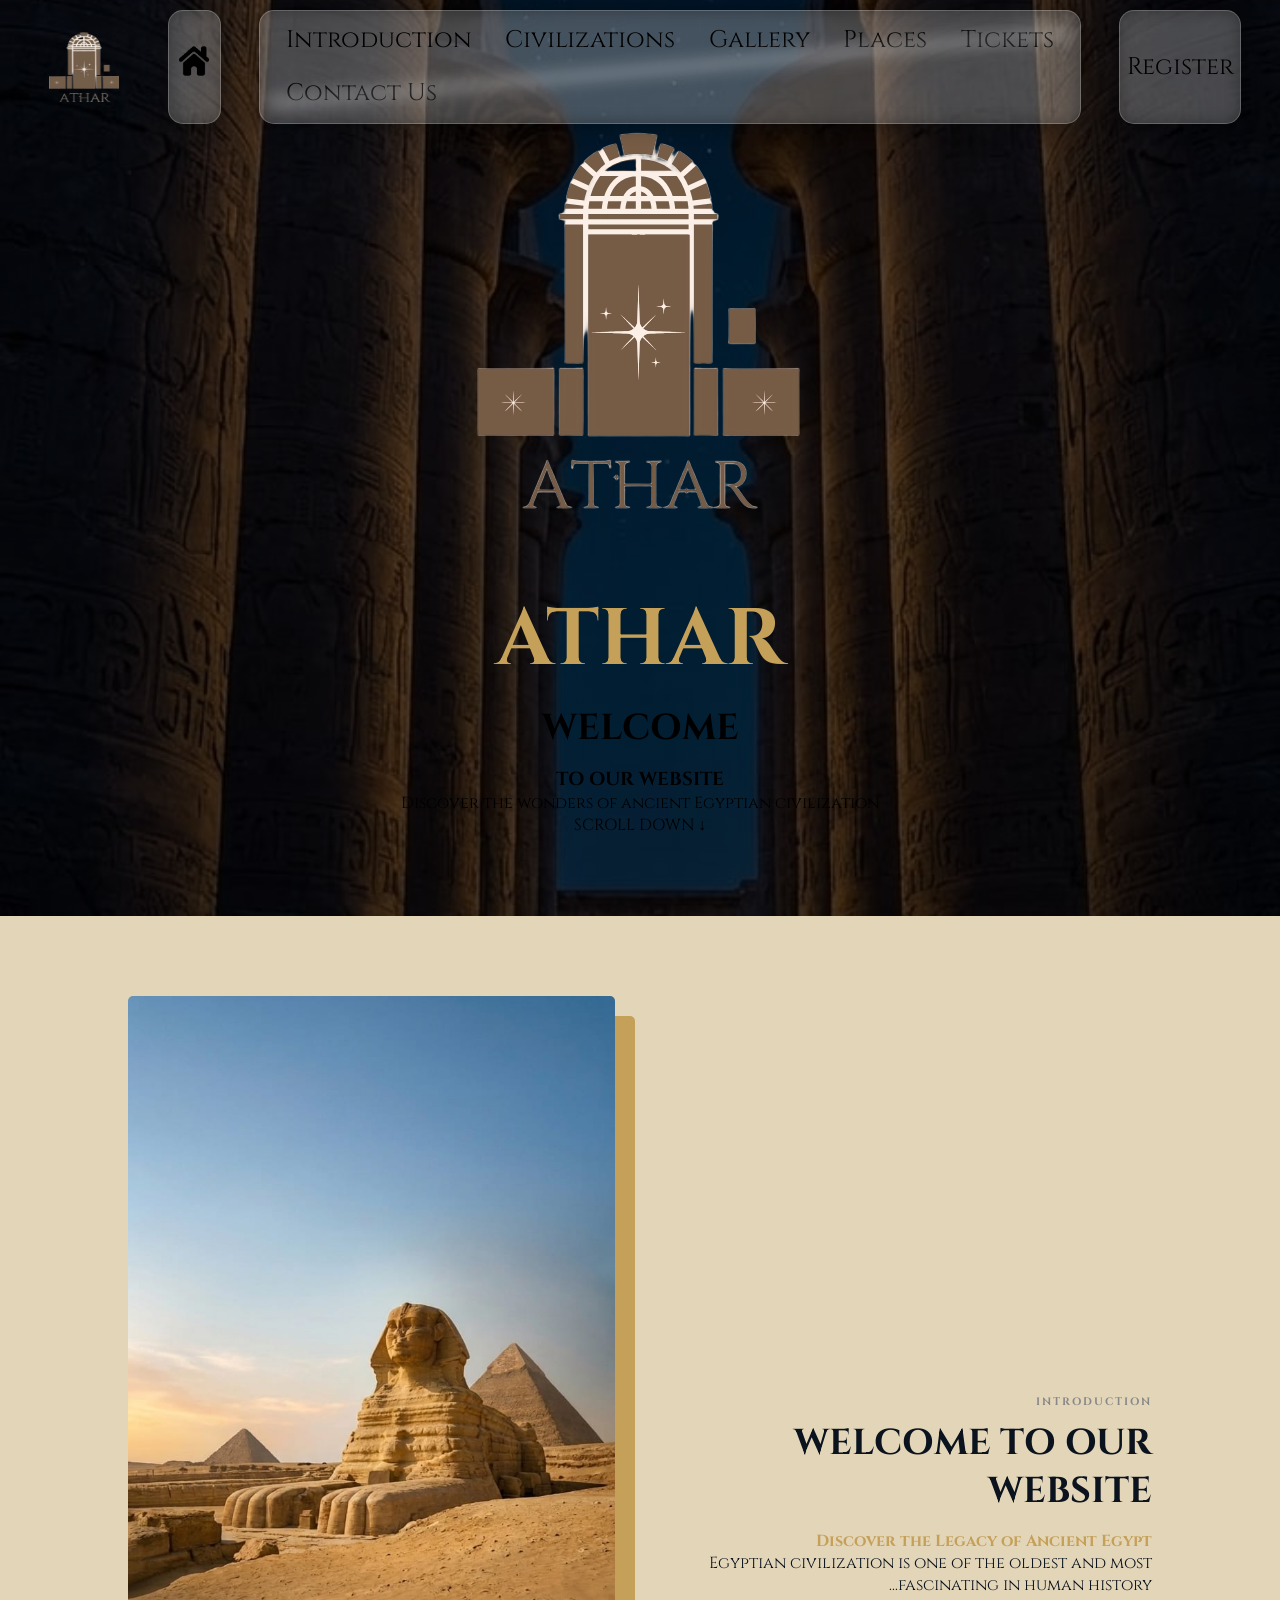
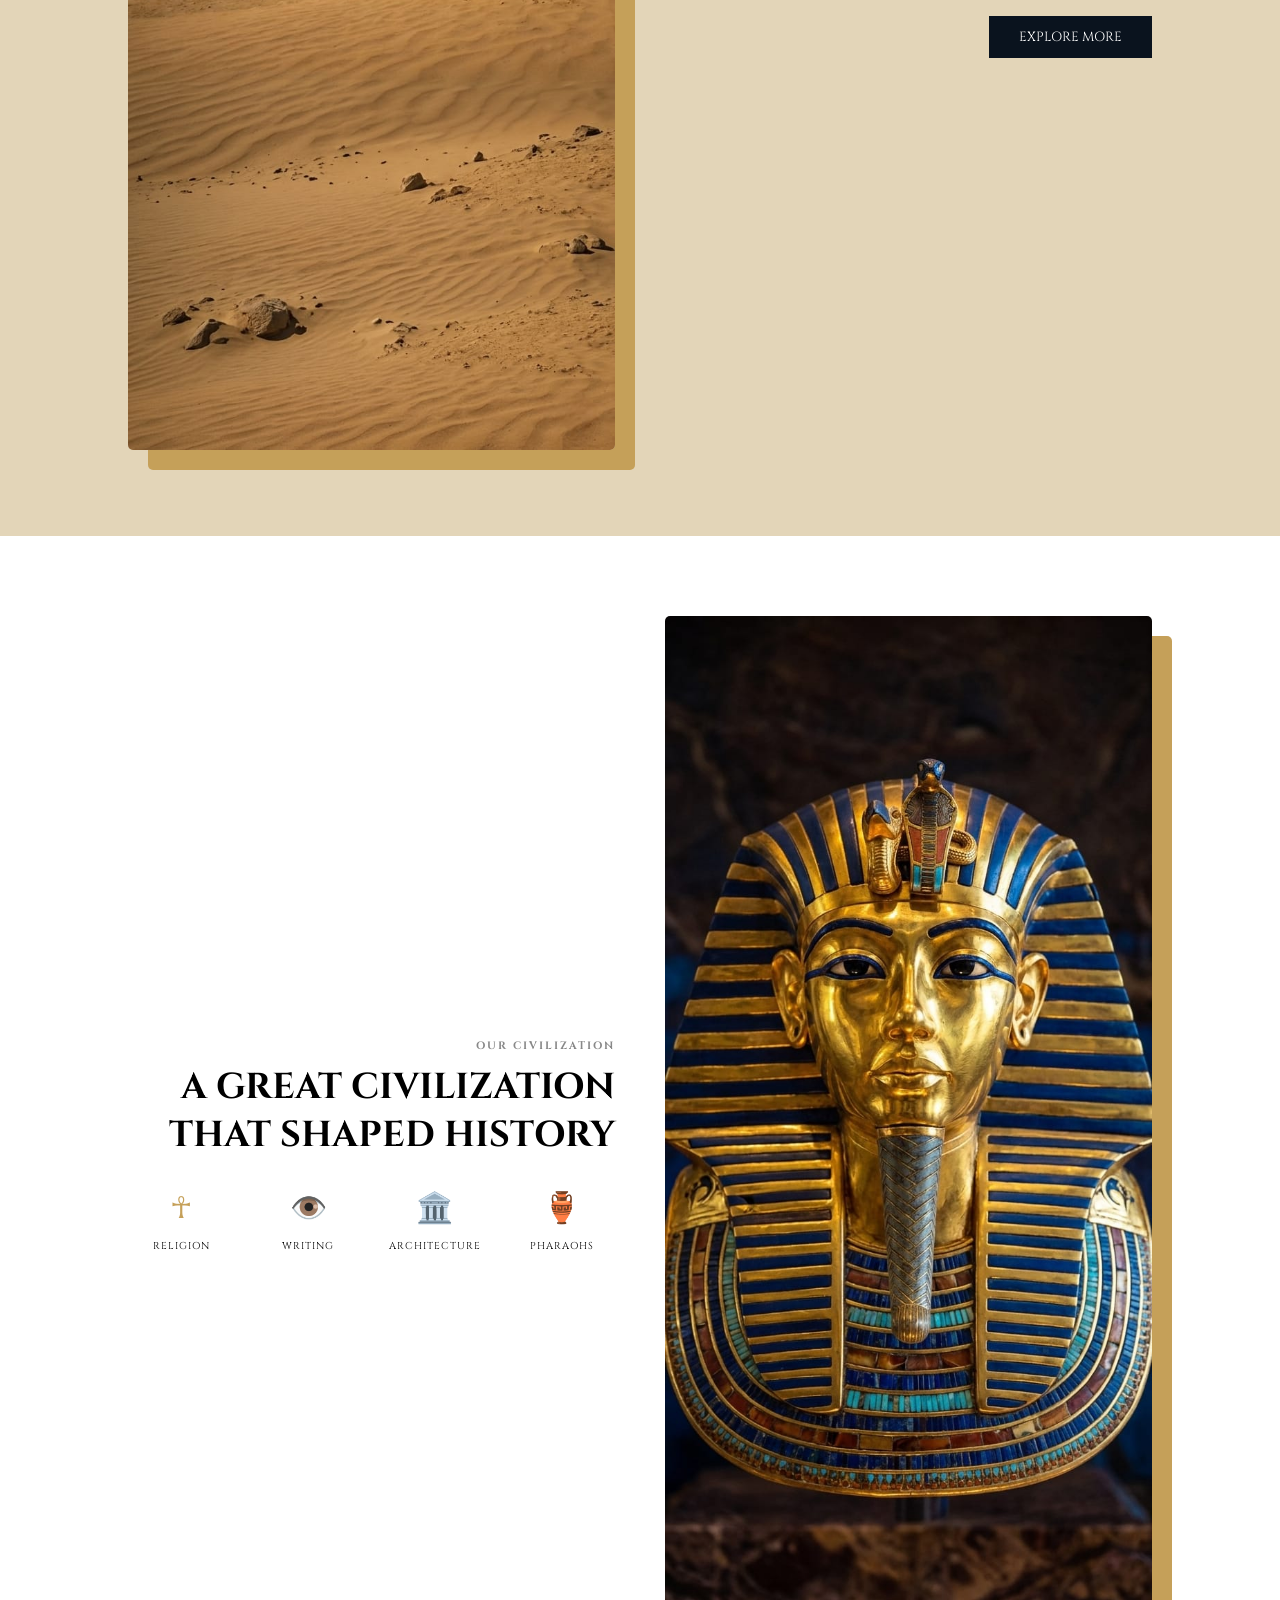
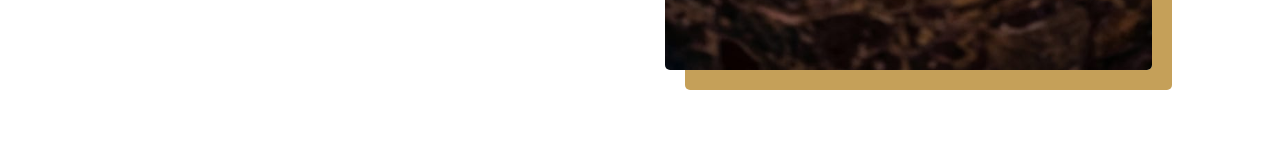
<file: introduction/index.html>
<!DOCTYPE html>
<html lang="ar" dir="rtl">
<head>
    <meta charset="UTF-8">
    <meta name="viewport" content="width=device-width, initial-scale=1.0">
    <link rel="stylesheet" href="style.css">
    <link rel="stylesheet" href="../css/main.css">

    <link rel="preconnect" href="https://fonts.googleapis.com">
    <link rel="preconnect" href="https://fonts.gstatic.com" crossorigin>
    <link href="https://fonts.googleapis.com/css2?family=Cinzel:wght@400..900&display=swap" rel="stylesheet">
    <title>Athar</title>
</head>
<body>
    <nav class="pc">
        <div class="img-logo"> <img src="../img/small-athar.png" alt="logo" class="img-70"> </div>
        <div class="img-home"> <a href="../index.html"> <img src="../img/homeicone1.png" alt="home" class="img-30" id="homeicone"> </a> </div>

        <ul>
            <li class="nav-item"> <a href="../introduction/index.html"> Introduction </a> </li>
            <li class="nav-item"> <a href="../civilizations/Civilizations.html"> Civilizations </a> </li>
            <li class="nav-item"> <a href="../gallery/gallery.html"> Gallery </a> </li>
            <li class="nav-item"> <a href="../places/page.html"> Places </a> </li>
            <li class="nav-item"> <a href="../tickets/tickets.html"> Tickets </a> </li>
            <li class="nav-item"> <a href="../contactUs/contactUs.html"> Contact Us </a> </li>
        </ul>
        <a href="../login/login.html" class="single" > register </a>
    </nav>

    <nav class="mobile">
        <ul>
            <!--! home . menu . login -->
            <li class="nav-item"> <a href="../index.html"> <img src="../img/homeicone1.png" alt="home" class="img-30"> </a> </li>
            <li class="nav-item"> <a href="../introduction/index.html"> <img src="../img/intro.png" alt="home" class="img-30"> </a> </li>
            <li class="nav-item"> 
                <button class="mid-menu" popovertarget="my-menu"> <img src="../img/popup-menu.png" alt="menu" class="img-30 mid-button"> </button> 
                <div id="my-menu" popover class="menu">
                    <a href="../civilizations/Civilizations.html"> Civilizations </a>
                    <a href="../gallery/gallery.html"> Gallery </a>
                    <a href="../places/page.html"> Places </a>
                    <a href="../tickets/tickets.html"> Tickets </a>
                </div>
            </li>
            <li class="nav-item"> <a href="../contactUs/contactUs.html"> <img src="../img/contact.png" alt="home" class="img-30"> </a> </li>
            <li class="nav-item"> <a href="../login/login.html"> <img src="../img/login.png" alt="login" class="img-30"> </a> </li>
        </ul>
    </nav>

    <section class="hero section">
        <div class="content">
            <img src="logo.jpg" alt="Logo" class="logo-image">
            <h1>ATHAR</h1>
            <h2>WELCOME</h2>
            <h3>TO OUR WEBSITE</h3>
            <p>Discover the wonders of ancient Egyptian civilization</p>
            <div class="scroll-down">↓ SCROLL DOWN</div>
        </div>
    </section>

    <section class="intro section">
        <div class="container">
            <div class="text-side">
                <h6>INTRODUCTION</h6>
                <h2>WELCOME TO OUR WEBSITE</h2>
                <h4 class="gold-text">Discover the Legacy of Ancient Egypt</h4>
                <p>Egyptian civilization is one of the oldest and most fascinating in human history...</p>
                <button class="btn" onclick="window.location.href = '../civilizations/Civilizations.html'">EXPLORE MORE</button>
            </div>
            <div class="image-side">
                <img src="Second.jpg" alt="Sphinx"> 
                </div>
        </div>
    </section>

    <section class="civilization section dark-bg">
        <div class="container">
            <div class="image-side">
                <img src="fifth.jpg" alt="Pharaoh">
            </div>
            <div class="text-side">
                <h6>OUR CIVILIZATION</h6>
                <h2>A GREAT CIVILIZATION THAT SHAPED HISTORY</h2>
                <div class="icons-grid">
                    <div class="icon-item"><span>🏺</span><p>PHARAOHS</p></div>
                    <div class="icon-item"><span>🏛️</span><p>ARCHITECTURE</p></div>
                    <div class="icon-item"><span>👁️</span><p>WRITING</p></div>
                    <div class="icon-item"><span>☥</span><p>RELIGION</p></div>
                </div>
            </div>
        </div>
    </section>
<script src="introduction.js">

</script>
</body>
</html>
</file>
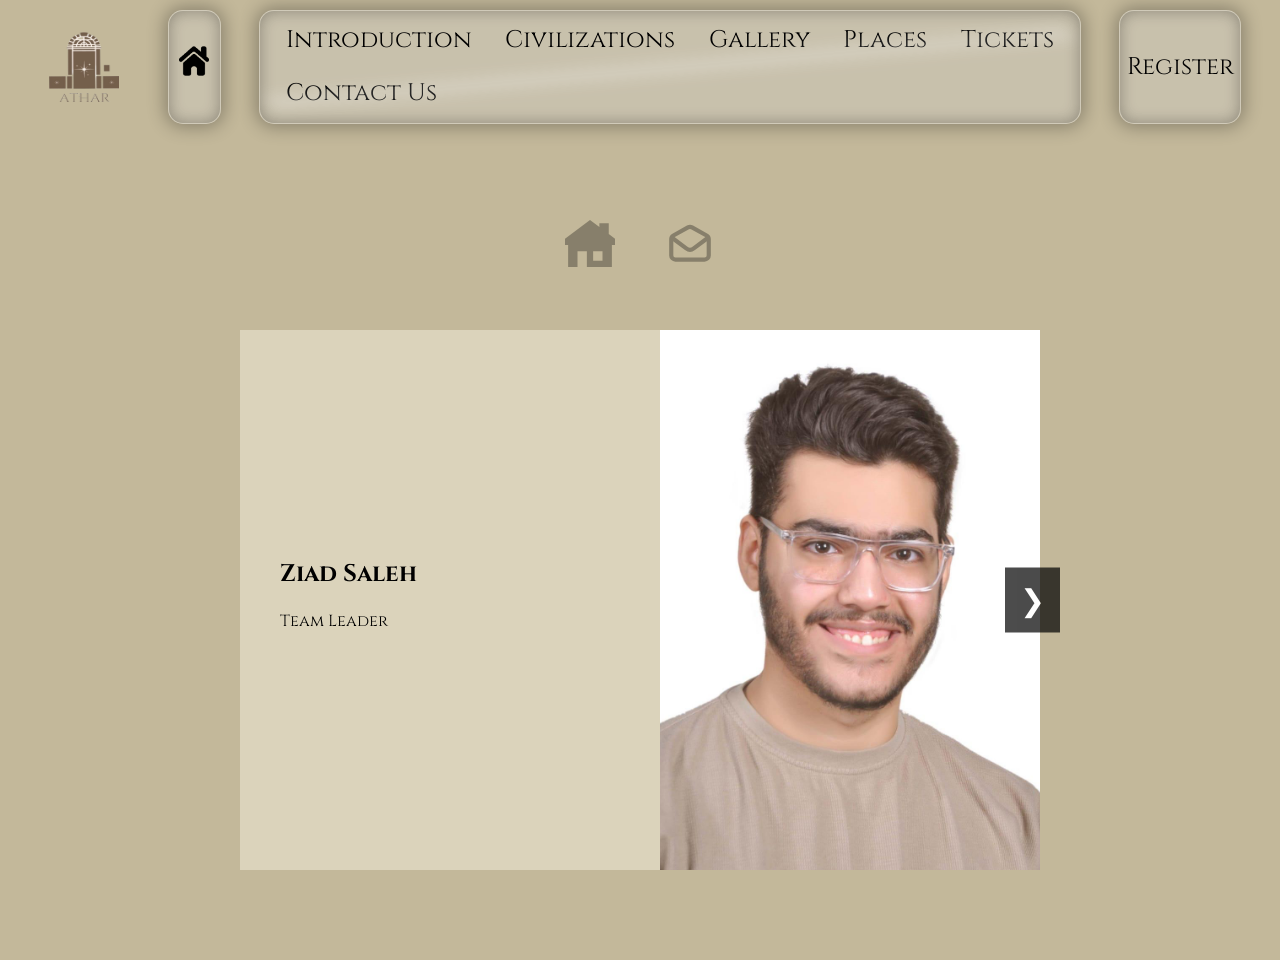
<file: contactUs/contactUs.html>
<!DOCTYPE html>
<html lang="en">
<head>
    <meta charset="UTF-8">
    <meta name="viewport" content="width=device-width, initial-scale=1.0">
    <link rel="stylesheet" href="bodacss.css">
    <link rel="stylesheet" href="../css/main.css">

    <link rel="preconnect" href="https://fonts.googleapis.com">
    <link rel="preconnect" href="https://fonts.gstatic.com" crossorigin>
    <link href="https://fonts.googleapis.com/css2?family=Cinzel:wght@400..900&display=swap" rel="stylesheet">
    <title>Athar</title>
</head>
<body>
    
    <nav class="pc">
        <div class="img-logo"> <img src="../img/small-athar.png" alt="logo" class="img-70"> </div>
        <div class="img-home"> <a href="../index.html"> <img src="../img/homeicone1.png" alt="home" class="img-30" id="homeicone"> </a> </div>

        <ul>
            <li class="nav-item"> <a href="../introduction/index.html"> Introduction </a> </li>
            <li class="nav-item"> <a href="../civilizations/Civilizations.html"> Civilizations </a> </li>
            <li class="nav-item"> <a href="../gallery/gallery.html"> Gallery </a> </li>
            <li class="nav-item"> <a href="../places/page.html"> Places </a> </li>
            <li class="nav-item"> <a href="../tickets/tickets.html"> Tickets </a> </li>
            <li class="nav-item"> <a href="../contactUs/contactUs.html"> Contact Us </a> </li>
        </ul>
        <a href="../login/login.html" class="single" > register </a>
    </nav>

    <nav class="mobile">
        <ul>
            <!--! home . menu . login -->
            <li class="nav-item"> <a href="../index.html"> <img src="../img/homeicone1.png" alt="home" class="img-30"> </a> </li>
            <li class="nav-item"> <a href="../introduction/index.html"> <img src="../img/intro.png" alt="home" class="img-30"> </a> </li>
            <li class="nav-item"> 
                <button class="mid-menu" popovertarget="my-menu"> <img src="../img/popup-menu.png" alt="menu" class="img-30 mid-button"> </button> 
                <div id="my-menu" popover class="menu">
                    <a href="../civilizations/Civilizations.html"> Civilizations </a>
                    <a href="../gallery/gallery.html"> Gallery </a>
                    <a href="../places/page.html"> Places </a>
                    <a href="../tickets/tickets.html"> Tickets </a>
                </div>
            </li>
            <li class="nav-item"> <a href="../contactUs/contactUs.html"> <img src="../img/contact.png" alt="home" class="img-30"> </a> </li>
            <li class="nav-item"> <a href="../login/login.html"> <img src="../img/login.png" alt="login" class="img-30"> </a> </li>
        </ul>
    </nav>




    <nav class="navone">
               <!-- icons  -->

        <a href="#home" class="active"><img src="home-1-svgrepo-com.svg" alt=""></a>
        <a href="#contact-us"><img src="email-open-svgrepo-com.svg" alt=""></a>
    </nav>


                                                        <!-- Home section -->


    <section id="home" class="home active">

                                         <!-- بداية مشروع السهم  -->



            <div class="person-changer">


                                                                  <!-- first stundent -->

                <div class="activate-changer active">

                        <!-- اسم الشخص  -->

                    <div class="person">
                        <h1>Ziad Saleh</h1>
                        <p>Team Leader</p>
                    </div>

                    
                    <!-- الصورة بتاعة الشخص  -->

                    <div class="photo">
                        <img src="img-team/ziad.png" alt="">
                    </div>
                </div>

                                                                     <!-- second one -->




                <div class="activate-changer">

                        <!-- اسم الشخص  -->

                    <div class="person">
                        <h1>Abdallah Ali</h1>
                        <p>Junior frontend devolper and cs student</p>
                    </div>


                    <!-- الصورة بتاعة الشخص  -->

                    <div class="photo">
                        <img src="img-team/abdallah_ali.jpeg" alt="">
                    </div>
                </div>




                                                                  <!-- third one -->





                <div class="activate-changer">

                        <!-- اسم الشخص  -->

                    <div class="person">
                        <h1>Abdallah Walleed</h1>
                        <p>Junior frontend devolper and cs student</p>
                    </div>


                    <!-- الصورة بتاعة الشخص  -->

                    <div class="photo">
                        <img src="img-team/abdallah_waled.jpeg" alt="">
                    </div>
                </div>
  





                                                                    <!-- fourth one -->



                        <!-- اسم الشخص  -->
                <div class="activate-changer">
                    <div class="person">
                        <h1>Abdallah Hisham</h1>
                        <p>Junior frontend devolper and cs student</p>
                    </div>


                    <!-- الصورة بتاعة الشخص  -->

                    <div class="photo">
                        <img src="img-team/abdallah_hisham.jpeg" alt="">
                    </div>
                </div>
                



                                                       <!-- fifth one -->



                        <!-- اسم الشخص  -->
                <div class="activate-changer">
                    <div class="person">
                        <h1>Abdelrahman Ahmed</h1>
                        <p>Junior frontend devolper and cs student</p>
                    </div>


                    <!-- الصورة بتاعة الشخص  -->

                    <div class="photo">
                        <img src="img-team/abdelrahman.jpeg" alt="">
                    </div>
                </div>
                




                                                           <!-- number six -->







                        <!-- اسم الشخص  -->

                <div class="activate-changer">
                    <div class="person">
                        <h1>Ziad Adel</h1>
                        <p>Junior frontend devolper and cs student</p>
                    </div>


                    <!-- الصورة بتاعة الشخص  -->

                    <div class="photo">
                        <img src="img-team/ziad_adel.jpeg" alt="">
                    </div>
                </div>
                



                                                                    <!-- seventh one -->





                        <!-- اسم الشخص  -->
                <div class="activate-changer">
                    <div class="person">
                        <h1>Ziad Hisham</h1>
                        <p>Junior frontend devolper and cs student</p>
                    </div>


                    <!-- الصورة بتاعة الشخص  -->

                    <div class="photo">
                        <img src="img-team/ziad_hisham.jpeg" alt="">
                    </div>
                </div>


                                                                            <!-- number 8 -->







                <div class="activate-changer">

                        <!-- اسم الشخص  -->

                    <div class="person">
                        <h1>Ziad Helal</h1>
                        <p>Junior frontend devolper and cs student</p>
                    </div>


                    <!-- الصورة بتاعة الشخص  -->

                    <div class="photo">
                        <img src="img-team/ziad_helal.jpeg" alt="">
                    </div>
                </div>


                                        <!-- السهم الي بيخليني اتنقل  -->


                <button class="next">&#10095;</button>

                
            </div>
        
    </section>


                                                         <!-- contact us section -->




     <section id="contact-us" class="contact-us">


        
        

        <form action="" method="get">


            <div class="talk">
                <h1>Contact Us</h1>
                <p class="cont-mess">If you have any questions or feedbacks,please don't hesitate to reach out to us.</p>
            </div>
            <div class="input-label">
                <input type="text" placeholder="Name" name="name" class="bbb">
                <input type="email" placeholder="Email" name="email" class="bbb">
            </div>
            <textarea name="message" id="" placeholder="Message" class="bbb"></textarea>

            <input type="submit" value="Send Message" class="sumbit">


        </form>
     </section>

    <script>



                                        /* كود التنقل بين السكاشن */




    const links = document.querySelectorAll(".navone a");
    const sections = document.querySelectorAll("section");

    links.forEach(link => {
        link.addEventListener("click", e => {
            e.preventDefault();

            const target = link.getAttribute("href");

            sections.forEach(sec => sec.classList.remove("active"));
            document.querySelector(target).classList.add("active");

            links.forEach(l => l.classList.remove("active"));
            link.classList.add("active");
        });
    });


                                          /* كود السلايدر */
    const slides = document.querySelectorAll(".activate-changer");
    const next = document.querySelector(".next");

    let i = 0;

    next.onclick = () => {
        slides[i].classList.remove("active");

        i = (i + 1) % slides.length;

        slides[i].classList.add("active");
    };
    </script>


</body>
</html>
</file>
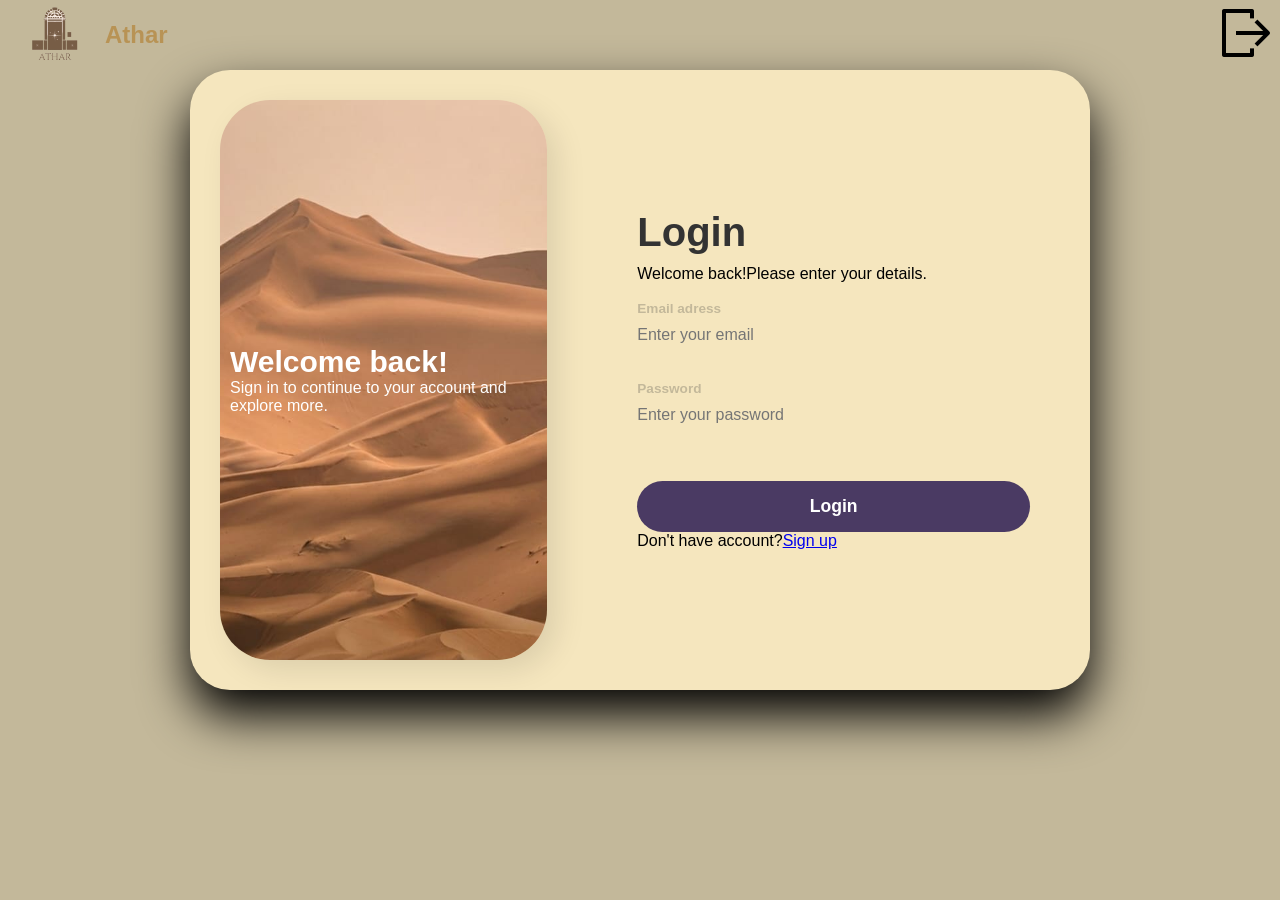
<file: login/login.html>
<!DOCTYPE html>
<html lang="en">
<head>
    <meta charset="UTF-8">
    <meta name="viewport" content="width=device-width, initial-scale=1.0">
    <link rel="stylesheet" href="style.css" id="cssLogin">
    
    <link rel="preconnect" href="https://fonts.googleapis.com">
    <link rel="preconnect" href="https://fonts.gstatic.com" crossorigin>
    <link href="https://fonts.googleapis.com/css2?family=Cinzel:wght@400..900&display=swap" rel="stylesheet">
    <title>Athar</title>
</head>
<body>
    <nav class="navbar">
        <div class="logo-section">
            <img src="logo.jpg" alt="Logo" class="logo">
            <h1>Athar</h1>
        </div>
        <div class="logout">
            <a href="../index.html" class="out"> <img src="logout.jpg"> </a>
        </div>
    </nav>
    <section class="container">
        <div class="image-side">
            <div class="image-container">
                <img src="login Image.jpg" alt="Side image">
            </div>
            <div class="left-content">
                <h2>Welcome back!</h2>
                <p>Sign in to continue to your account and explore more.</p>
            </div>
        </div>
        <section class="form-side">
            <form id="login-form">
                <h3 class="title">Login</h3>
                <p class="loginMessage">Welcome back!Please enter your details.</p>
                <br>
                <div class="input-field">
                        <label class="inputLabels" for="login-email">Email adress</label>
                        <i class="fa fa-envelope"></i>
                        <input type="email" placeholder="Enter your email" name="email" required id="login-email">
                </div>
                <div class="input-field">
                        <label class="inputLabels" for="login-password">Password</label>
                        <i class="fa fa-lock"></i>
                        <input type="password" placeholder="Enter your password" name="password" required id="login-password">
                </div>
                <button type="submit" class="btn" onclick="window.location.href= '../index.html'"> Login </button>
                <p>Don't have account?<a href="signUp.html">Sign up</a></p>
            </form>
        </section>
    </section>
    <script src="login.js"></script>
</body>
</html>
</file>
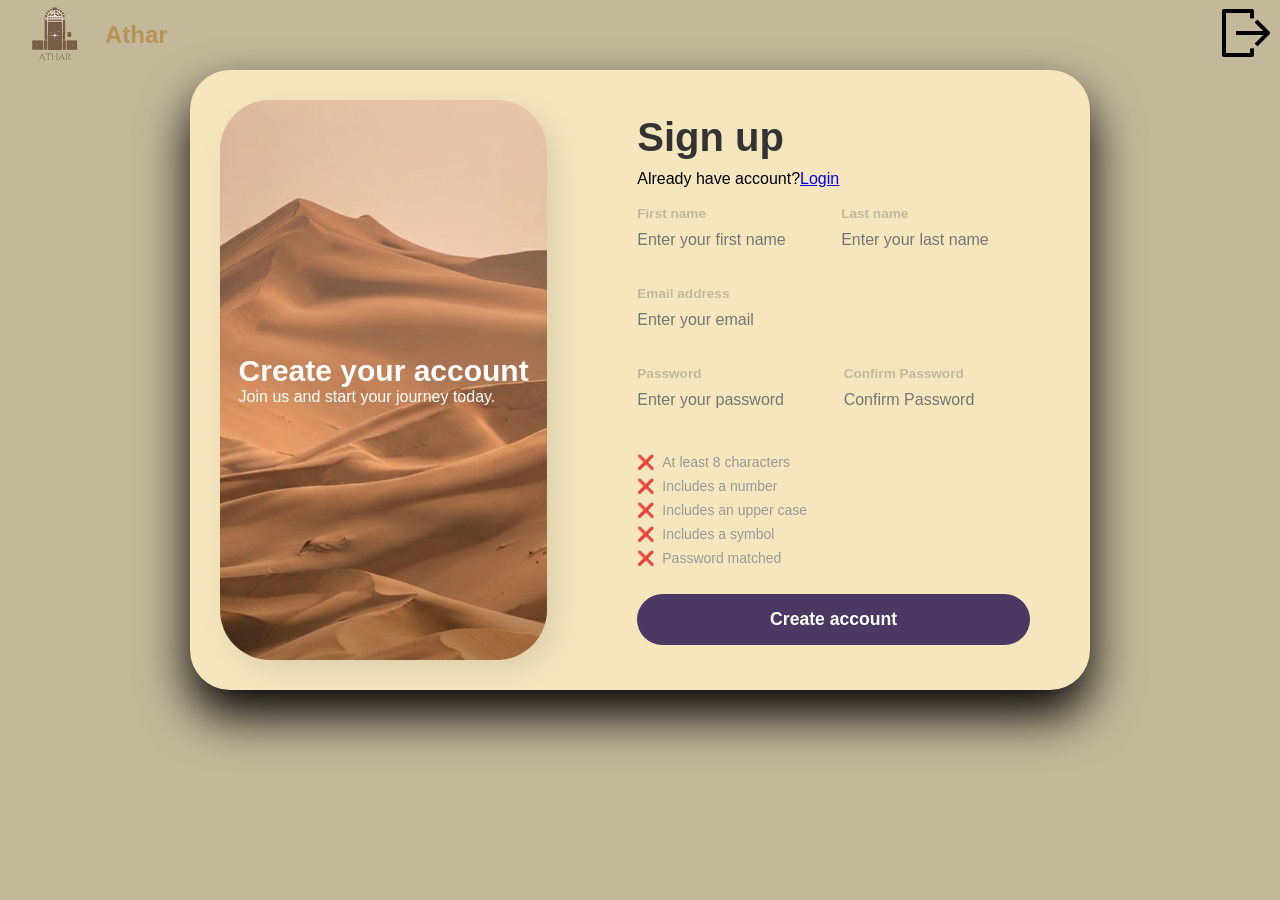
<file: login/signUp.html>
<!DOCTYPE html>
<html lang="en">
<head>
    <meta charset="UTF-8">
    <meta name="viewport" content="width=device-width, initial-scale=1.0">
    <link rel="stylesheet" href="style.css">

    <link rel="preconnect" href="https://fonts.googleapis.com">
    <link rel="preconnect" href="https://fonts.gstatic.com" crossorigin>
    <link href="https://fonts.googleapis.com/css2?family=Cinzel:wght@400..900&display=swap" rel="stylesheet">
    <title>Athar</title>
</head>
<body>
    <nav class="navbar">
        <div class="logo-section">
            <img src="logo.jpg" alt="Logo" class="logo">
            <h1>Athar</h1>
        </div>
        <div class="logout">
            <a href="../index.html"><img src="logout.jpg"></a>
        </div>
    </nav>
    <section class="container">
        <!-- Left Section -->
        <div class="image-side">
            <div class="image-container">
                <img src="login Image.jpg" alt="Side image">
            </div>
            <div class="left-content">
                <h2>Create your account</h2>
                <p>Join us and start your journey today.</p>
            </div>
        </div>
            <form class="form-side" action="" id="form">
                <h3 class="title">Sign up</h3>
                <p>Already have account?<a href="login.html">Login</a></p>
                <br>
                <section class="input-side">
                    <div class="name-input">
                        <div class="input-field">
                            <label for="firstname" class="inputLabels">First name</label>
                            <input  type="text" placeholder="Enter your first name" name="firstname" id="firstname" required>
                        </div>
                        <div class="input-field">
                            <label for="lastname" class="inputLabels">Last name</label>
                            <input type="text" placeholder="Enter your last name" name="lastname" id="lastname" required>
                        </div>
                    </div>
                    <div class="input-field">
                        <label for="email-input" class="inputLabels">Email address</label>
                        <i class="fa fa-envelope"></i>
                        <input type="email" placeholder="Enter your email" name="email" id="email-input" required >
                    </div>
                   <div class="password-section">
                     <div class="input-field">
                        <label for="password-input" class="inputLabels">Password</label>
                        <i class="fa fa-lock"></i>
                        <input type="password" placeholder="Enter your password" name="password" id="password-input" required>
                    </div>
                    <div class="input-field">
                        <label for="confirm-input" class="inputLabels">Confirm Password</label>
                        <i class="fa fa-lock"></i>
                        <input type="password" placeholder="Confirm Password" name="confirmpassword" id="confirm-input" required>
                    </div>
                   </div>
                    <ul class="requirements">
                        <li class="invalid" id="length">At least 8 characters</li>
                        <li class="invalid" id="number">Includes a number</li>
                        <li class="invalid" id="uppercase">Includes an upper case</li>
                        <li class="invalid" id="symbol">Includes a symbol</li>
                        <li class="invalid" id="passwordmatched">Password matched</li>
                    </ul>
                    <button type="submit" class="btn">Create account</button>
                </section>
            </form>
    </section>
    <script src="script.js"></script>
</body>
</html>
</file>
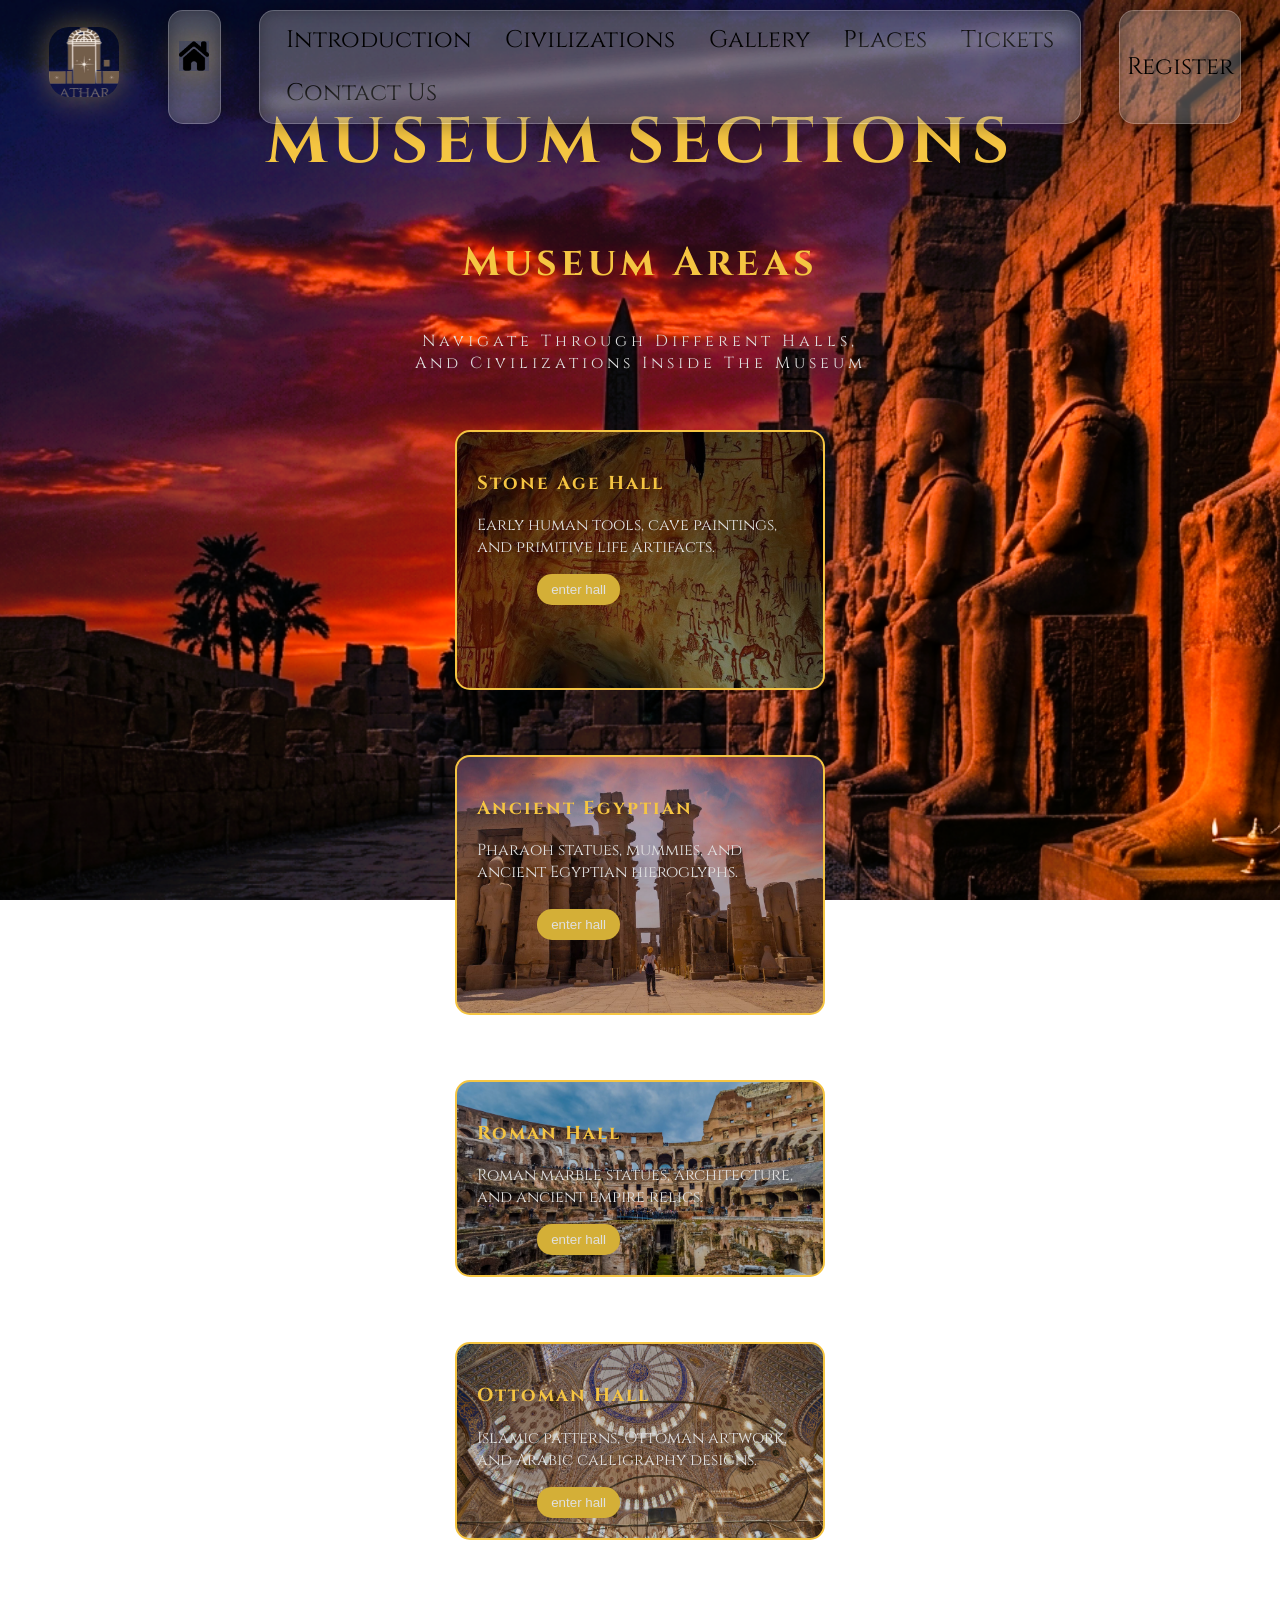
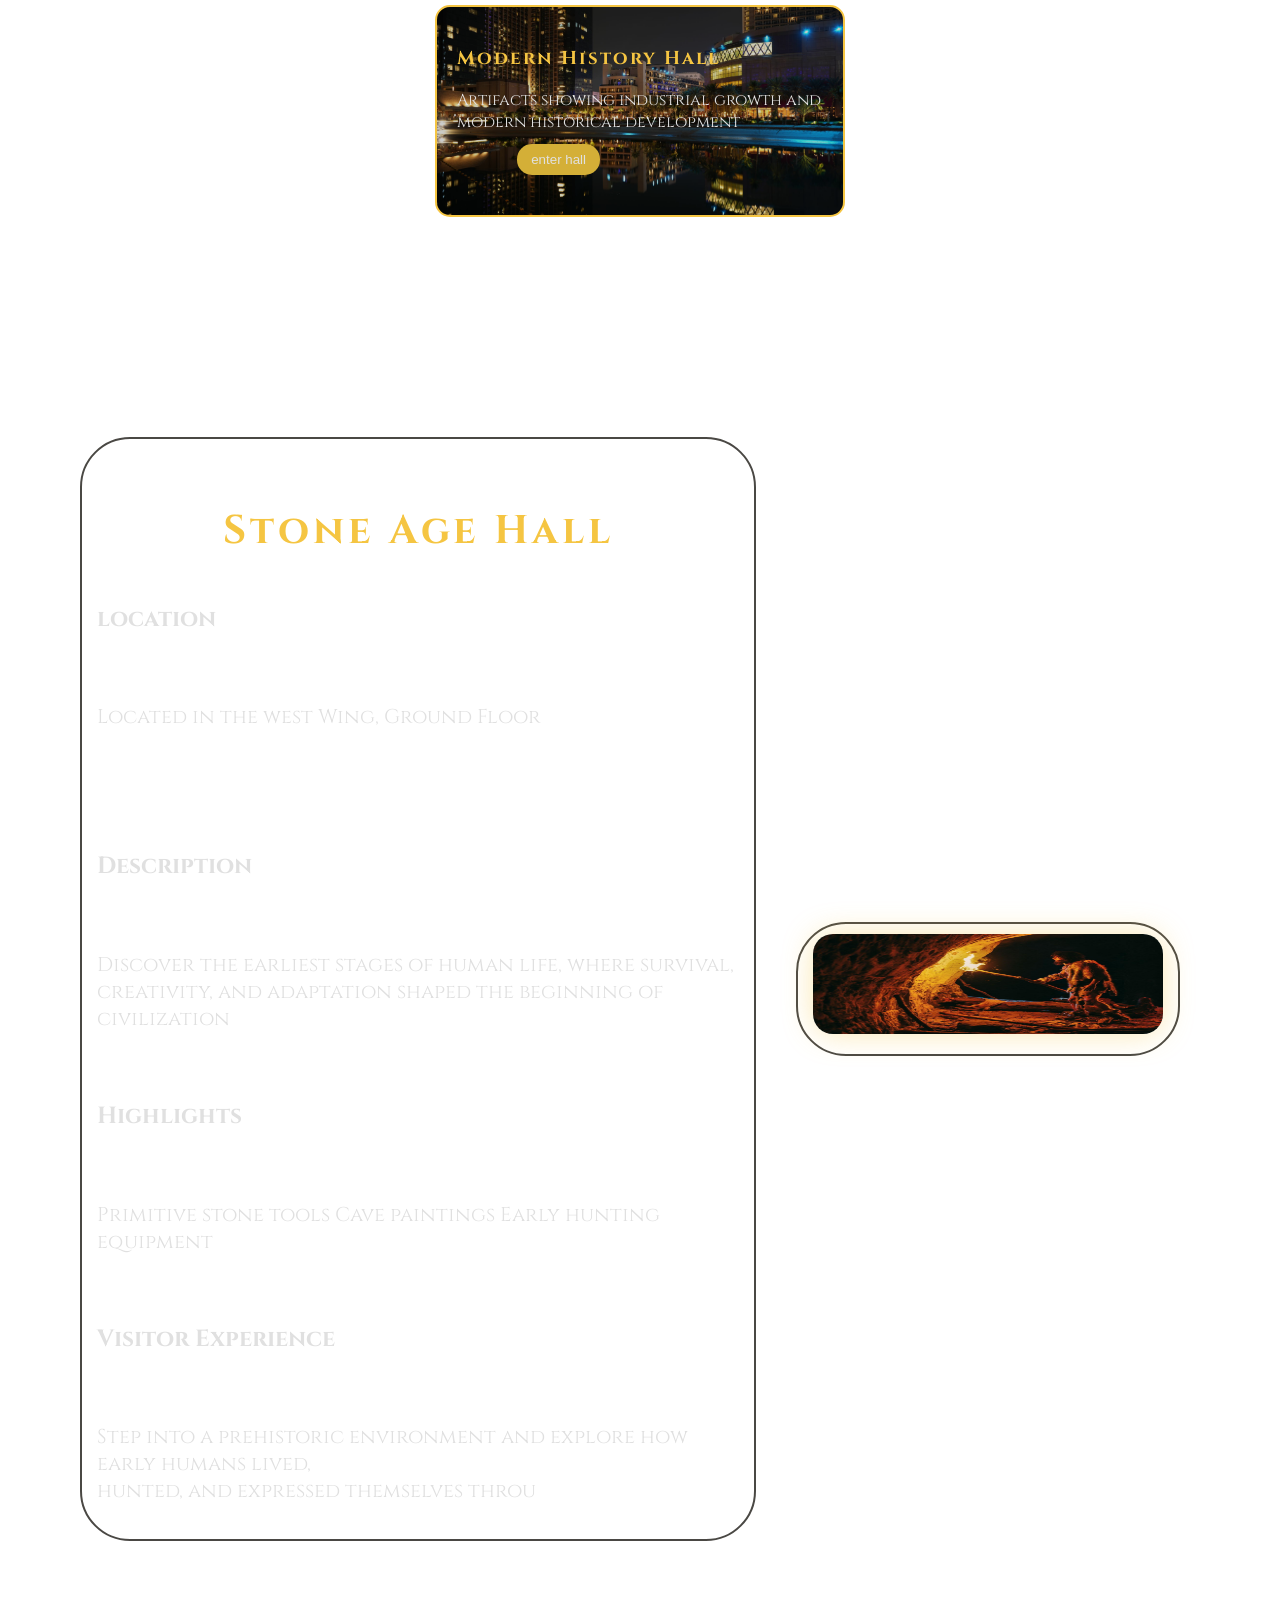
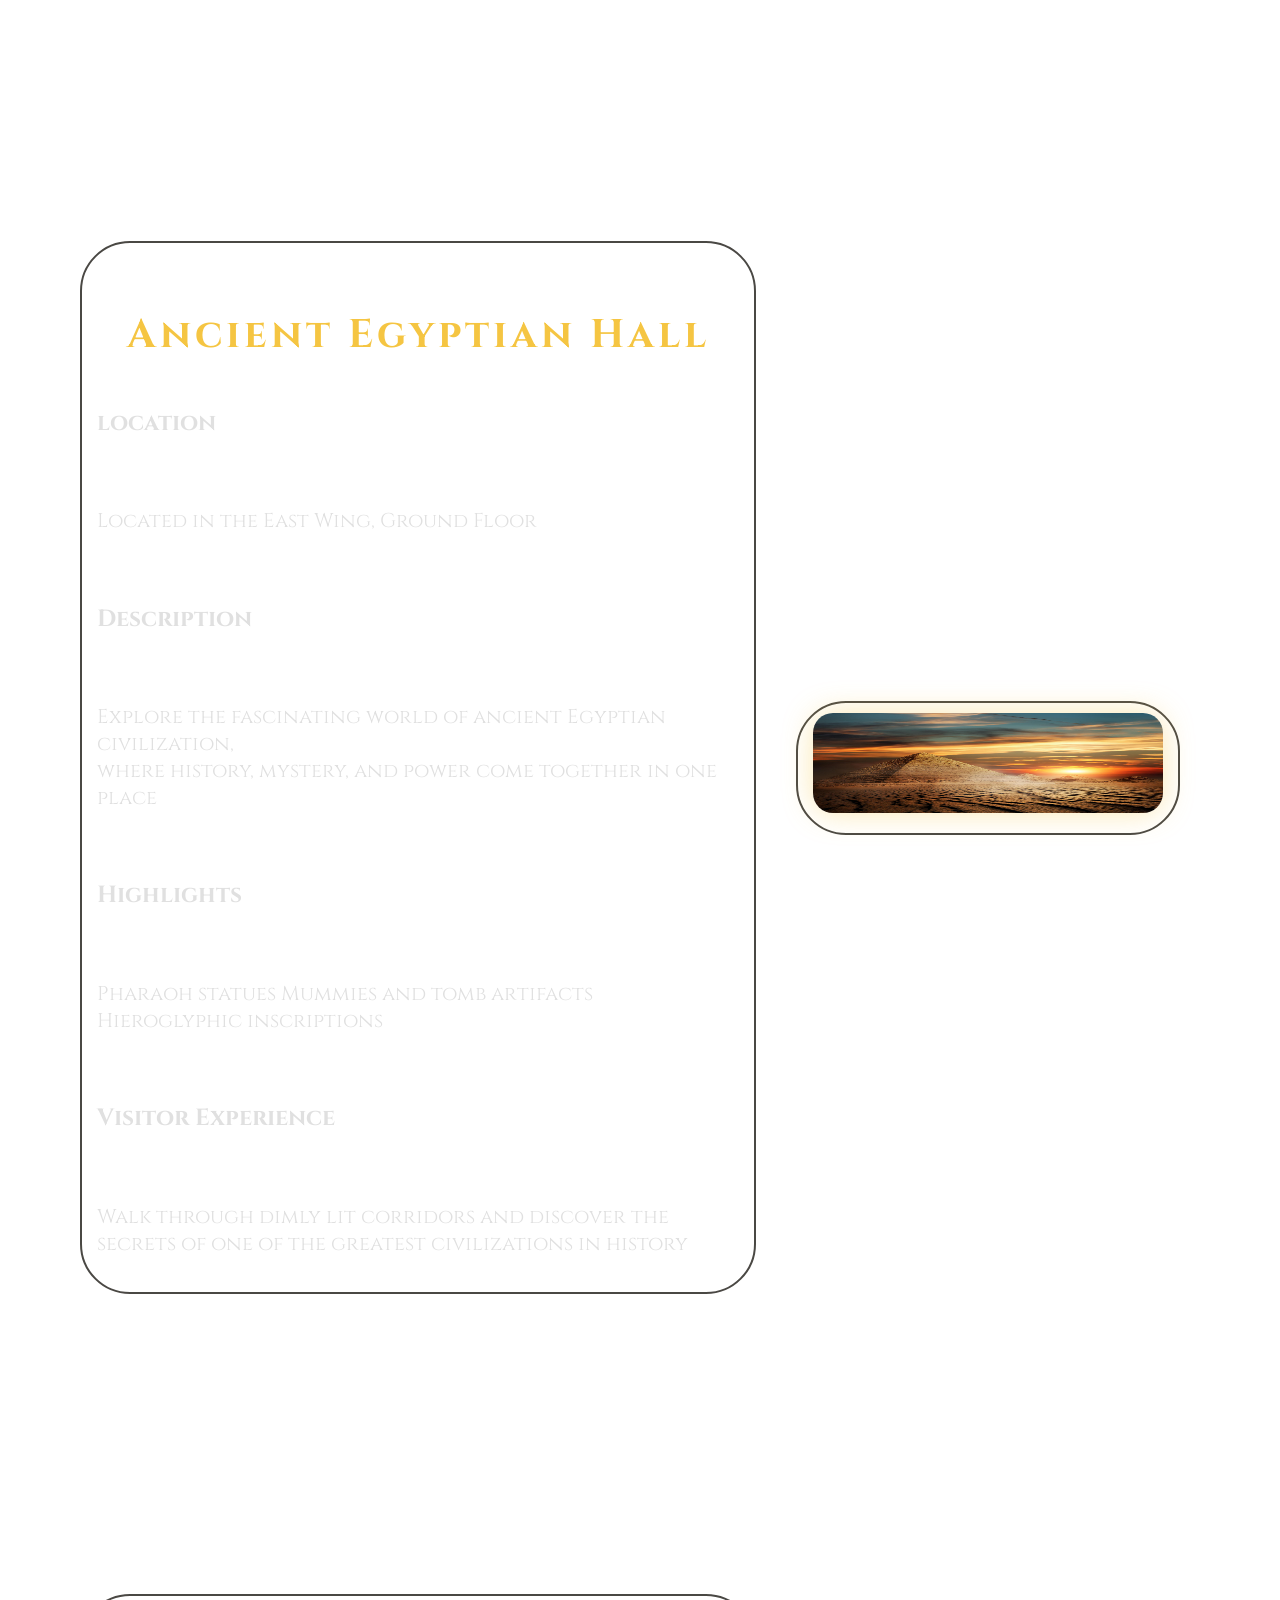
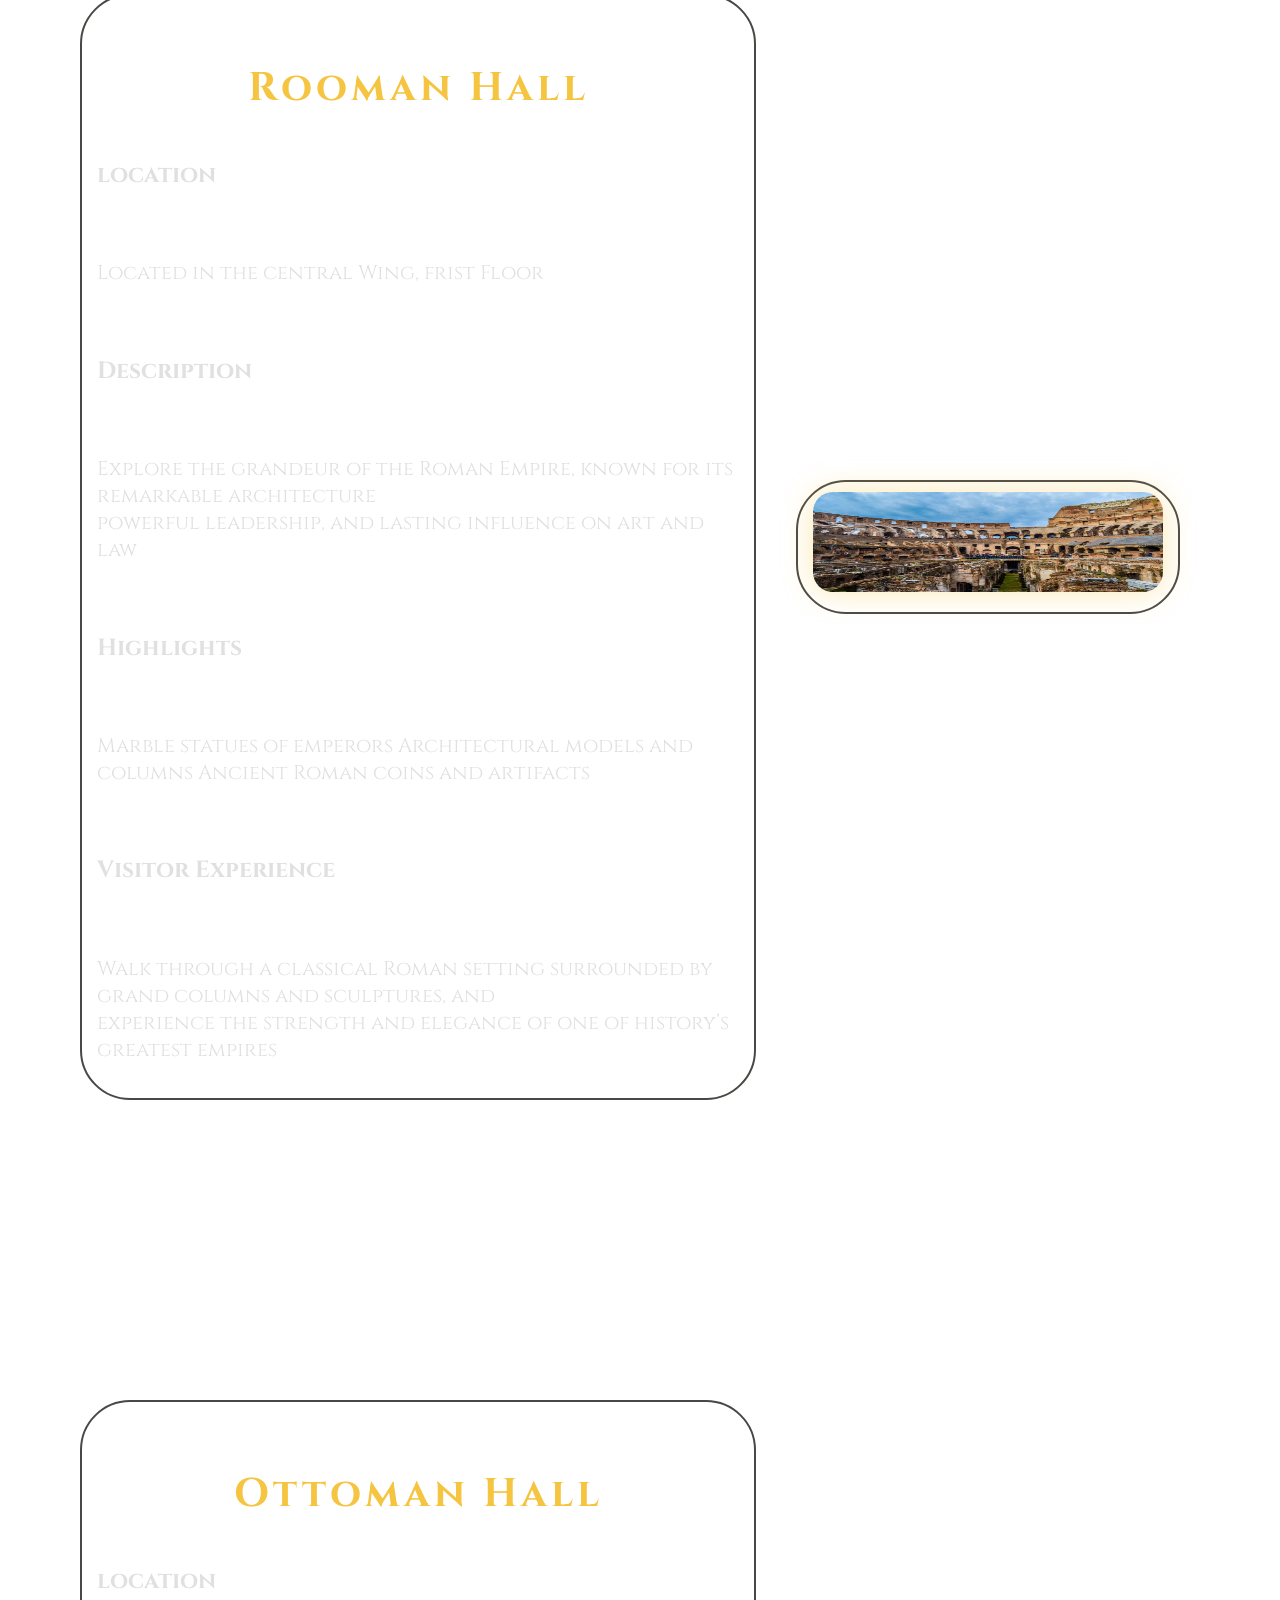
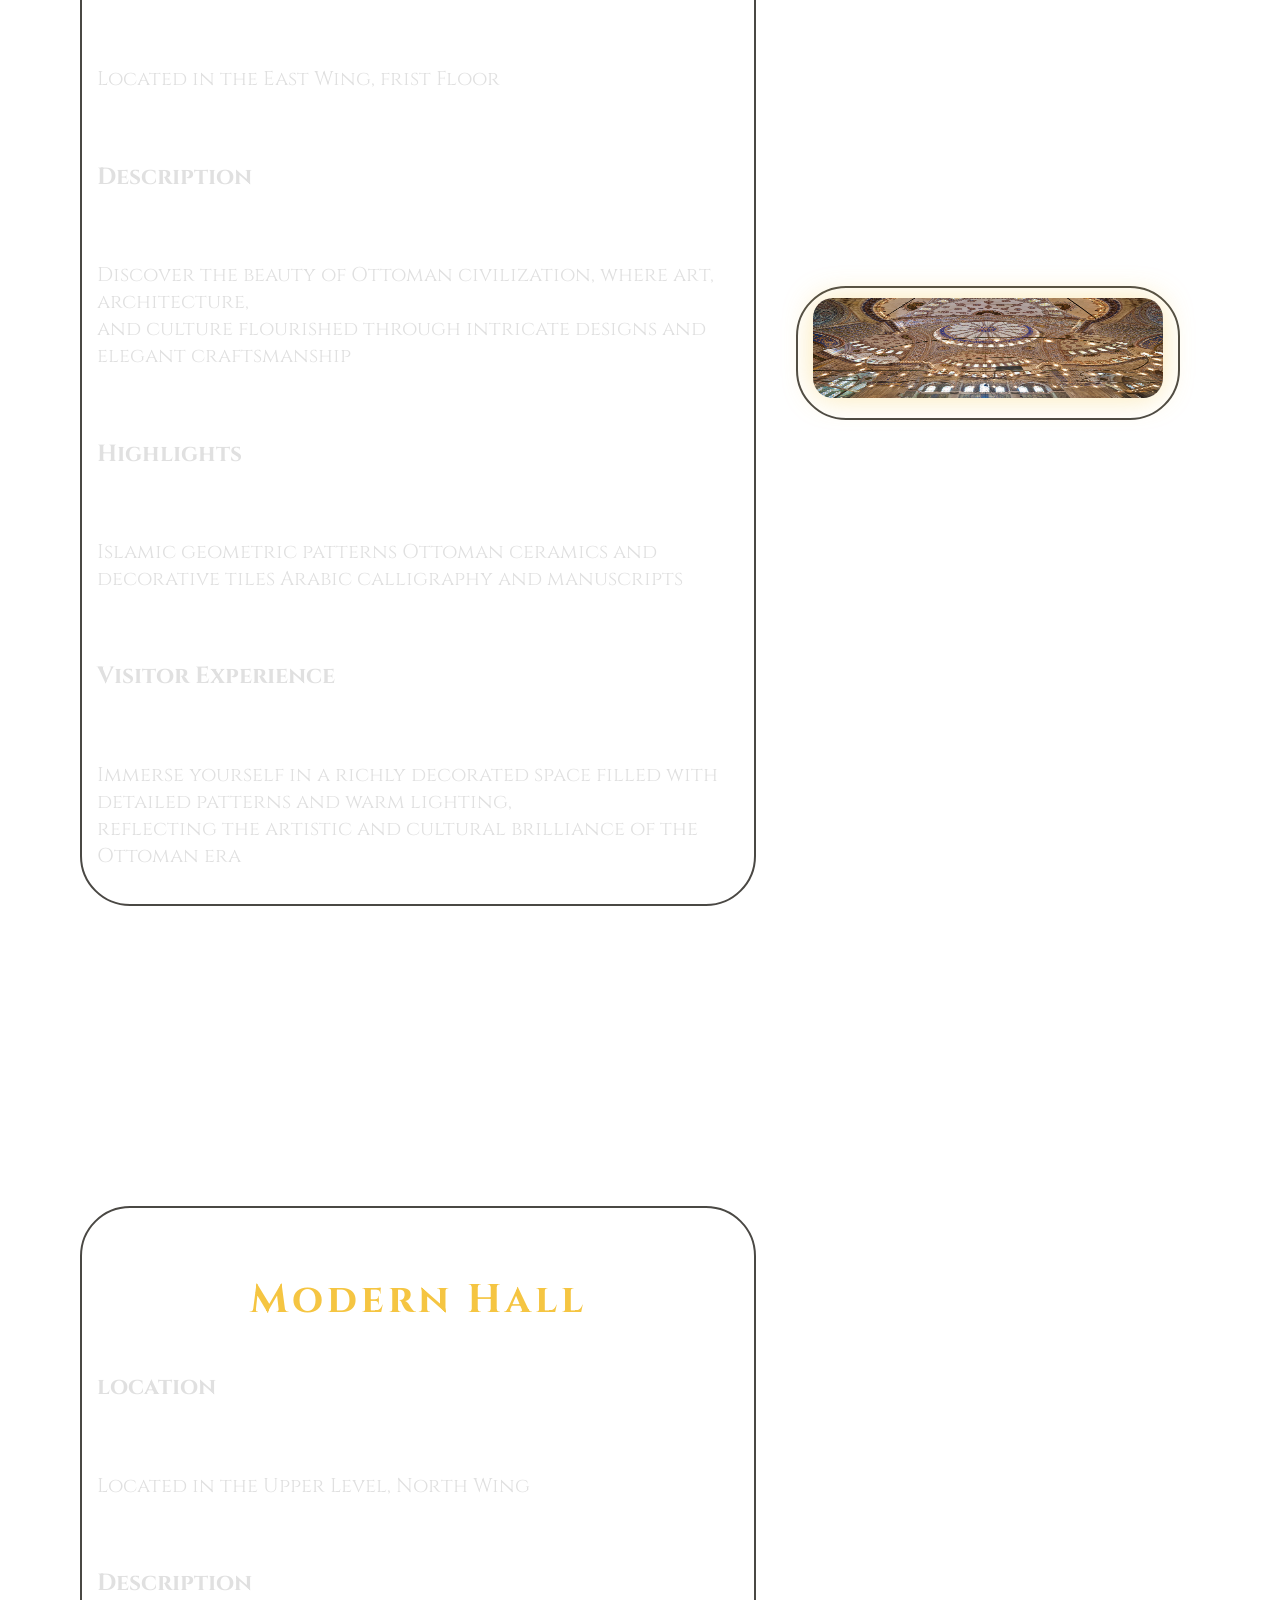
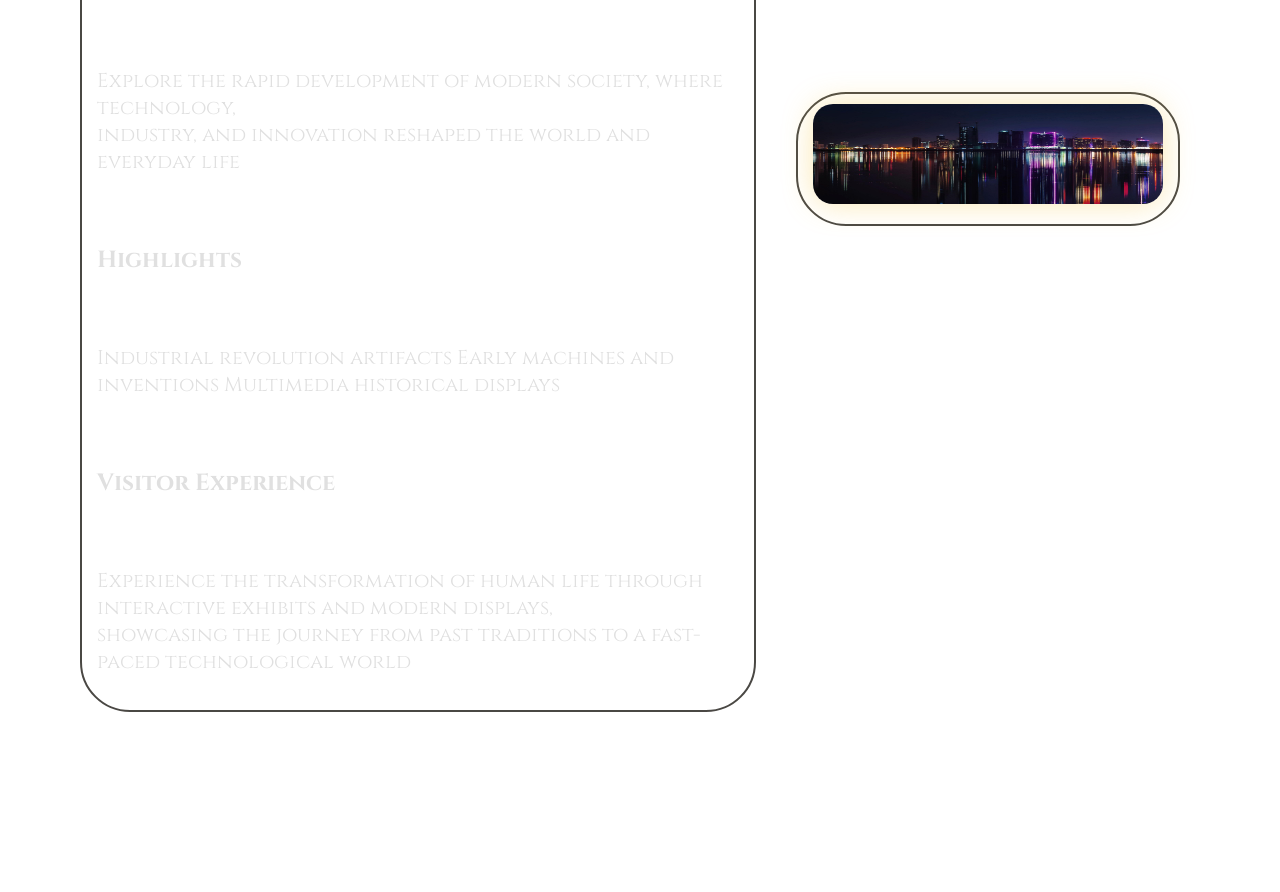
<file: places/page.html>
<!DOCTYPE html>
<html lang="en">
<head>
    <meta charset="UTF-8">
    <meta name="viewport" content="width=device-width, initial-scale=1.0">
    <link rel="stylesheet" href="sec.css" id="cssPlaces"/>
    <link rel="stylesheet" href="../css/main.css">

    <link rel="preconnect" href="https://fonts.googleapis.com">
    <link rel="preconnect" href="https://fonts.gstatic.com" crossorigin>
    <link href="https://fonts.googleapis.com/css2?family=Cinzel:wght@400..900&display=swap" rel="stylesheet">
    <title>Athar</title>
</head>
<body class="mainphoto">
    <!-- الnav bar -->
<nav>
    <nav class="pc">
        <div class="img-logo"> <img src="../img/small-athar.png" alt="logo" class="img-70"> </div>
        <div class="img-home"> <a href="../index.html"> <img src="../img/homeicone1.png" alt="home" class="img-30" id="homeicone"> </a> </div>

        <ul>
            <li class="nav-item"> <a href="../introduction/index.html"> Introduction </a> </li>
            <li class="nav-item"> <a href="../civilizations/Civilizations.html"> Civilizations </a> </li>
            <li class="nav-item"> <a href="../gallery/gallery.html"> Gallery </a> </li>
            <li class="nav-item"> <a href="../places/page.html"> Places </a> </li>
            <li class="nav-item"> <a href="../tickets/tickets.html"> Tickets </a> </li>
            <li class="nav-item"> <a href="../contactUs/contactUs.html"> Contact Us </a> </li>
        </ul>
        <a href="../login/login.html" class="single" > register </a>
    </nav>

    <nav class="mobile">
        <ul>
            <!--! home . menu . login -->
            <li class="nav-item"> <a href="../index.html"> <img src="../img/homeicone1.png" alt="home" class="img-30"> </a> </li>
            <li class="nav-item"> <a href="../introduction/index.html"> <img src="../img/intro.png" alt="home" class="img-30"> </a> </li>
            <li class="nav-item"> 
                <button class="mid-menu" popovertarget="my-menu"> <img src="../img/popup-menu.png" alt="menu" class="img-30 mid-button"> </button> 
                <div id="my-menu" popover class="menu">
                    <a href="../civilizations/Civilizations.html"> Civilizations </a>
                    <a href="../gallery/gallery.html"> Gallery </a>
                    <a href="../places/page.html"> Places </a>
                    <a href="../tickets/tickets.html"> Tickets </a>
                </div>
            </li>
            <li class="nav-item"> <a href="../contactUs/contactUs.html"> <img src="../img/contact.png" alt="home" class="img-30"> </a> </li>
            <li class="nav-item"> <a href="../login/login.html"> <img src="../img/login.png" alt="login" class="img-30"> </a> </li>
        </ul>
    </nav>
</nav>
<!-- العنوان الرئيسي -->
<header class="header">
    <h1 class="h1">museum sections</h1>
</header>
<main>
    <!-- العنوان الفرعي -->
    <h2 class="h2">Museum Areas</h2>
    <p class="prag_one">Navigate through different halls,<br> and civilizations inside the museum</p>
    <!-- الكاردس -->
    <div class="container">
    <!-- اول كارد العصر الحجري -->
        <article class="card_stone">
       <h3> Stone Age Hall</h3>
       <p>Early human tools, cave paintings,
         and primitive life artifacts.
       </p>
       <a href="#1"><button>enter hall</button></a>
    </article>
    <!-- العصر الفرعوني -->
    <article class="card_egypt">
        <h3>Ancient Egyptian</h3> 
        <p>Pharaoh statues, mummies,
           and ancient Egyptian hieroglyphs.
        </p>
        <a href="#2"><button>enter hall</button></a>
    </article>
<!-- العصر الروماني -->
    <article class="card_roman">
        <h3>Roman Hall</h3>
       <p>Roman marble statues, architecture,
          and ancient empire relics.
       </p>
       <a href="#3"><button>enter hall</button></a>
    </article>
    <article class="card_ottoman">
        <h3>Ottoman  Hall</h3>
       <p>Islamic patterns, Ottoman artwork,
        and Arabic calligraphy designs.
       </p>
        <a href="#4"><button>enter hall</button></a>
    </article>
    <article class="card_modern">
        <h3> Modern History Hall</h3>
       <p>Artifacts showing industrial growth 
        and modern historical development
       </p>
        <a href="#5"><button>enter hall</button></a>
    </article>
    </div>
    <!-- سيكشن العصر الحجري -->
    <section class="section">
     <section class="photo_1"><img src="photo_1.jpg" width="100px" height="70px" ></section>
    <section id=1 class="cev_1" >
        <h2>Stone Age Hall</h2>
        <h3>location</h3>
        <p>Located in the west Wing, Ground Floor</p>
        <br>
        <h3>Description</h3>
        <p>Discover the earliest stages of human life, where survival,<br>
             creativity, and adaptation shaped the beginning of civilization</p>
        <h3>Highlights</h3>
        <p>Primitive stone tools
           Cave paintings
           Early hunting equipment</p>
        <h3>Visitor Experience</h3>
        <p>Step into a prehistoric environment and explore how early humans lived,
    <br>hunted, and expressed themselves throu</p>           
    </section>
    </section>



    <!-- سيكشن الحضارة الفرعونية -->
    <section class="section">
    <section class="photo_2"><img src="photo_2.jpg" width="100px" height="70px" ></section>
    <section id=2 class="cev_2">
<h2>Ancient Egyptian Hall</h2>
        <h3>location</h3>
        <p>Located in the East Wing, Ground Floor</p>
        <h3>Description</h3>
        <p>Explore the fascinating world of ancient Egyptian civilization,<br>
            where history, mystery, and power come together in one place</p>
        <h3>Highlights</h3>
        <p>Pharaoh statues
           Mummies and tomb artifacts
           Hieroglyphic inscriptions</p>
        <h3>Visitor Experience</h3>
        <p>Walk through dimly lit corridors and discover the secrets of one of the greatest civilizations in history</p>           
    </section>
    </section>



<!-- سيكشن الرومان -->
    <section class="section">
     <section class="photo_3"><img src="card_3.jpg" width="100px" height="70px" ></section>
    <section id=3 class="cev_3">
        <h2>rooman Hall</h2>
        <h3>location</h3>
        <p>Located in the central Wing, frist Floor</p>
        <h3>Description</h3>
        <p>Explore the grandeur of the Roman Empire, known for its remarkable architecture
             <br>powerful leadership, and lasting influence on art and law</p>
        <h3>Highlights</h3>
        <p>Marble statues of emperors
           Architectural models and columns
           Ancient Roman coins and artifacts</p>
        <h3>Visitor Experience</h3>
        <p>Walk through a classical Roman setting surrounded by grand columns and sculptures, and 
            <br>experience the strength and elegance of one of history’s greatest empires</p>       
    </section>
    </section>



<!-- سيكشن الحضارة العثمانية -->
    <section class="section">
     <section class="photo_4"><img src="card_4.jpg" width="100px" height="70px" ></section>
    <section id=4 class="cev_4">
<h2>Ottoman Hall</h2>
        <h3>location</h3>
        <p>Located in the East Wing, frist Floor</p>
        <h3>Description</h3>
        <p>Discover the beauty of Ottoman civilization, where art, architecture,
            <br>and culture flourished through intricate designs and elegant craftsmanship</p>
        <h3>Highlights</h3>
        <p>Islamic geometric patterns
        Ottoman ceramics and decorative tiles
        Arabic calligraphy and manuscripts</p>
        <h3>Visitor Experience</h3>
        <p>Immerse yourself in a richly decorated space filled with detailed patterns and warm lighting,
        <br>reflecting the artistic and cultural brilliance of the Ottoman era</p>       
    </section>
    </section>



<!-- اخر حاجة سيكشن المودرن -->
    <section class="section">
    <section class="photo_5"><img src="photo_5.jpg" width="100px" height="70px" ></section>
    <section id=5 class="cev_5">
        <h2>Modern Hall</h2>
        <h3>location</h3>
        <p>Located in the Upper Level, North Wing</p>
        <h3>Description</h3>
        <p>Explore the rapid development of modern society, where technology,
        <br> industry, and innovation reshaped the world and everyday life</p>
        <h3>Highlights</h3>
        <p>Industrial revolution artifacts
         Early machines and inventions
         Multimedia historical displays</p>
        <h3>Visitor Experience</h3>
        <p>Experience the transformation of human life through interactive exhibits and modern displays,
        <br> showcasing the journey from past traditions to a fast-paced technological world</p>       

    </section>
</section>
</main>
</body>
</html>
</file>
<file: introduction/style.css>
/* الألوان الأساسية */
:root {
    --gold: #c5a059;
    --dark-blue: #0a131e;
    --light-tan: #e3d5b8;
    --firstPage-text: #fff;
    --hero-rgba: rgba(0, 0, 0, 0.6);
    --header-rgba:var(--dark-blue);
    --h6-color:#888;
    --navBackgroundColor: rgba(211, 211, 211, 0.32);
    --navBorderColor: rgba(255, 255, 255, 0.153);
    --navTextColor: black;
    --navShadowColor: rgba(0, 0, 0, 0.3);
    --buttonColor: white;
}
/* nav */
nav {
  flex-direction: row-reverse;
}
nav ul {
  flex-direction: row-reverse;
}
/* إعدادات عامة */
* {
    margin: 0;
    padding: 0;
    box-sizing: border-box;
}
body {
    margin: 0;
    padding: 0;
    font-family: "Cinzel", serif;
}
section {
    min-height: 100vh;
    display: flex;
    align-items: center;
    padding: 80px 10%;
}

.hero {
    background: linear-gradient(var(--hero-rgba), var(--hero-rgba)), url("first.jpg"); /* صورة الأهرامات */
    background-size: cover;
    background-position: center;
    text-align: center;
    justify-content: center;
    flex-direction: column;
}

.hero h1 {
    font-size: 80px;
    color: var(--gold);
    margin-bottom: 10px;
}
.intro {
    background-color: var(--light-tan);
    color: var(--dark-blue);
}

.container {
    display: flex;
    gap: 50px;
    align-items: center;
}

.text-side {
    flex: 1;
}

.image-side {
    flex: 1;
    text-align: center;
}

.image-side img {
    max-width: 100%;
    border-radius: 5px;
    box-shadow: 20px 20px 0px var(--gold);
}

h6 {
    color: var(--h6-color);
    letter-spacing: 2px;
    margin-bottom: 10px;
}

h2 {
    font-size: 36px;
    margin-bottom: 15px;
}

.gold-text {
    color: var(--gold);
}

.btn {
    background-color: var(--dark-blue);
    color: var(--firstPage-text);
    padding: 12px 30px;
    border: none;
    cursor: pointer;
    margin-top: 20px;
    font-family: 'Cinzel';
}

.icons-grid {
    display: grid;
    grid-template-columns: repeat(4, 1fr);
    gap: 20px;
    margin-top: 30px;
    text-align: center;
}

.icon-item span {
    font-size: 30px;
    color: var(--gold);
    display: block;
    margin-bottom: 10px;
}

.icon-item p {
    font-size: 10px;
    letter-spacing: 1px;
}
@media (max-width: 768px) {
    .container {
        flex-direction: column;
        text-align: center;
    }
    header nav {
        display: none;
    }
}
</file>
<file: css/main.css>
:root {
    /*! nav */
    --navBackgroundColor: rgba(211, 211, 211, 0.32);
    --navBorderColor: rgba(255, 255, 255, 0.153);
    --navTextColor: black;
    --navShadowColor: rgba(0, 0, 0, 0.3);
    --buttonColor: white;
}
/* !nav */
body {
    margin: 0;
    padding: 0;
    font-family: "Cinzel", serif !important;
}

/*! navbar */

.img-home, nav ul, .single, .mid-menu, .menu {
    background-color: var(--navBackgroundColor);
    border: 1px solid var(--navBorderColor);

    border-radius: 15px;
    color: var(--navTextColor);
    font-size: clamp(12px, 2.5vw, 1.4rem) !important;
    font-weight: 300 !important;
    font-size: 1.5em !important;
    line-height: 1.6 !important;
    text-transform: capitalize !important;
    padding: 0 0.5vw;

    box-shadow: inset 0 0 15px var(--navShadowColor), 0 0 18px 3px var(--navShadowColor);
}
nav{
    color: var(--navTextColor);
    width: 100%;
    display: flex;
    flex-wrap: wrap;
    justify-content: space-evenly;
    align-content: center;
    z-index: 9999;
    margin-top: 10px;
}
nav ul::after,
.menu::after {
    background-color: rgba(255, 255, 255, 0.804);
    padding: 2px;
    bottom: 49.65%;
    content: '';
    filter: blur(8px);
    left: .865%;
    position: absolute;
    right: .865%;
    top: 49.65%;
    z-index: 1;
}
nav ul {
    box-sizing: content-box;
    padding: 10px 2vw;
    margin: 0;
    display: flex;
    flex-wrap: wrap;
    justify-content: space-between;
    align-items: center;
    width: 60%;
    position: relative;
    overflow: hidden;
    gap: 15px;
}
.nav-item {
    list-style: none;
    scale: 1 1;
    transition: .5s;
    position: relative;
}
.nav-item a {
    text-decoration: none;
    color: var(--navTextColor);
}
.img-30 {
    width: 30px;
    height: 30px;
    border-radius: 0px;
}
.mid-button {
    align-self: start;
}
.nav-item:hover {
    scale: 1.2 1.2;
}
@media (max-width:999px) {
    .pc {
        display: none !important;
    }
    nav {
        scale: 1.5 1.4;
        position: fixed;
        bottom: 0;
        left: 0;
    }
    nav ul {
        overflow: visible;
        padding: 5px;
    }
    .mid-menu {
        display: inline-flex;
        justify-content: center;
        align-content: center;
        flex-wrap: wrap;
        height: 50px;
        width: 50px;
        padding: 5px;
        margin-top: -5px;
        border-radius: 50%;
        border: 2vw solid var(--buttonColor);
    }
    .menu {
        position: fixed;
        top: -310%;
        left: 50%;
        transform: translate(-50%, 0);
        margin: 0;
        width: clamp(100px, 80vw,200px);
        height: 150px;
        max-height: fit-content;
        min-height: 100px;
        display: flex;
        flex-wrap: wrap;
        justify-content: space-around;
        align-content: space-around;
        overflow: hidden;
    }
    .menu::after {
        transform: rotate(342deg) skewX(20deg);
    }
    nav ul::after {
        transform: rotate(-5deg) skewX(20deg);
    }
    .menu a {
        display: inline-block;
        font-size: 16px;
        margin: 0;
    }
}

@media (min-width: 1000px) {

    .mobile {display: none;}
        /* ! glass effect background */

    nav{
        position: fixed;
        top: 0;
        left: 0;
    }
    nav ul::after {
        transform: rotate(-5deg) skewX(20deg);
    }
    .nav-item::before {
        content: "";
        position: absolute;
        top: 100%;
        left: 0;
        height: 2px;
        background-color: rgb(220, 187, 0);
        width: 0;
        transition: .5s;
    }
    .img-70 {
        width: 70px;
        height: 70px;
    }
    .img-home {
        display: flex;
        align-items: center;
        width: fit-content;
        padding: 0.8vw;
        transition: 1s;
    }
    .img-logo {
        display: flex;
        align-items: center;
        width: fit-content;
        padding: 0.8vw;
        transition: 1s;
    }
    .single {
        display: flex;
        align-items: center;
        transition: 1s;
        text-decoration: none;
    }
    .nav-item:hover::before{
        width: 40%;
    }
    .single:hover, 
    .img-home:hover {
        scale: 1.2 1.2;

    }

    /*! footer */


}
</file>
<file: contactUs/bodacss.css>
:root{
    --BodyColor:#c3b89a;
    --sectionColor:#dbd3bb;
    --borderColor:black;
    --borderIcon:black;
    --arrowButtonBackground:black;     
    --arrowColor:white;
    --formColor:#dbd3bb;
    --sumbitBackground:#222;
    --sumbitTextcolor:#fff;
    --sumbitBackgroundHover:#333;
}


body{
    background-color:var(--BodyColor) ;
    height: 100vh;
}
 
 /* الايكونز  */

.navone{
    display: flex;
    justify-content: center;
    align-items: center;
    margin-top: 100px;
    gap: 50px;
}

.navone{
    position: absolute;
    top: 120px;
    left: 50%;
    transform: translateX(-50%);

    display: flex;
    justify-content: center;
    align-items: center;
    gap: 50px;
}

body .navone{
    display: flex;
    justify-content: center;
    align-items: center;
}



.navone ul,
.navone li{
    all: unset;
}


.navone img{
    width: 50px;
    opacity: .2;
}


.navone a{
    position: relative;
}

                    /* كود السهم الي تحت الايكون  */

.navone a::after {

                        /* بعمل مكان السهم  */
  content: "";
  position: absolute;
  left: 50%;
  transform: translateX(-50%);
  bottom: -10px;

  width: 0;
  height: 0;
                          /* بعمل السهم  */
  border-left: 10px solid transparent;
  border-right: 10px solid transparent;
  border-top: 10px solid var(--borderIcon);

  opacity: 0;
  transition: 0.3s ease;
}



.navone img{
    width: 50px;
    height: auto;
    opacity: .3;
    transition: .35s;
}

.navone img:hover {
  opacity: 1;
}

الايكونز خلصت كده 



                        /* بظبط الي يظهر اما اختار حاجة من الايكونز و ربطها مع js  */

.navone a.active::after{
    opacity:1;
}




.navone a:hover::after {
  opacity: 1;
}



section {
  position: relative;  
  opacity: 0;
  width: 100%;
  top: 300px;
  transition: opacity 0.4s ease;
  pointer-events: none;
}

section.active {
  opacity: 1;
  pointer-events: auto;

}





                                    /* الي بيتحط فيه اسامينا  */

.home{
    background-color: var(--sectionColor);
    margin: 30px auto 0 auto;
    width: 800px;
    height: 60vh;
    display: flex;
}


.person-changer{
    position: relative;
    width: 100%;
    height: 100%;
}


                                                        /* السهم  */

.next{
    position: absolute;
    right:-20px;
    top: 50%;
    transform: translateY(-50%);
    font-size: 30px;
    background: var(--arrowButtonBackground);
    color: var(--arrowColor);
    border: none;
    cursor: pointer;
    padding: 15px;
    opacity: .7;
    transition: .3s;
}


.next:hover{
    transform: translateY(-50%) scale(1.2);
    opacity: 1;
}

                                                    /* نظام التنقل  */

.person-changer{
    position: relative;
}


.activate-changer{
    position: absolute;
    width: 100%;
    height: 100%;
    display: flex;
    align-items: center;
    opacity: 0;
    transition: .4s;
    top: 0;
    left: 0;
}


.activate-changer.active{
    opacity: 1 ;
}


.person{
    height: 100%;
    width: 50%;
    padding-left: 40px;
}
.person h1 {
  margin-top: 60%;
}

.photo{
    width: 50%;
    height: 100%;
}

.photo img{
    width: 100%;
    height: 100%;
    object-fit: cover;
}









                                                    /* صفحة الكونتاكت اس  */


.contact-us{
    background-color: var(--sectionColor);
    margin: -450px auto 0 auto;
    width: 700px;
    height: 60vh;
    display: flex;
    text-align: center ;
}


.talk{
    padding-left: 20px;
    padding-top: 20px;
    margin-bottom: 70px;
    font-family: sans-serif;
    font-weight: bold;
    font-size: 20px;
}




.input-label{
    display: flex;
    gap: 20PX;
    width: 100%;
    margin-bottom:20px ;
}


.input-label input {
  flex: 1;
  height: 45px;
  padding: 10px;
  border: 0;
  font-family: sans-serif;
  font-size:20px ;
}


form {
  background-color: var(--formColor);
  width: 100%;
  padding: 40px;
}

textarea{
  width: 630px;
  width: 174;
  border: 0;
  font-family: sans-serif;
  font-size: 20px;
}

textarea::placeholder{
    padding: 10px;
}


input,
textarea {
  box-sizing: border-box;
}



.sumbit {
  background-color: var(--sumbitBackground);
  color: var(--sumbitTextcolor);
  border: none;

  padding: 15px 30px;
  font-size: 16px;

  cursor: pointer;
  margin-top: 10px;
  transition: 0.2s;
}


.sumbit:hover {
  background-color: var(--sumbitBackgroundHover);
}
</file>
<file: login/style.css>
:root {
    --primary-color: #4a3a63;
    --secondary-color: #c3b89a;
    --background-color: #F5E6BE;
    --text-color: #333;
    --imageText-color: #fff;
    --logoText-color:#b89355;
    --valid-color: green;
}
* {
    margin: 0;
    padding: 0;
    box-sizing: border-box;
    font-family: "Segoe UI", sans-serif;
}

body {
    background-color: var(--secondary-color);
    justify-content: center;
    align-items: center;
    height: 100vh;
}
.navbar {
    top: 0;
    padding: 0px 10px;
    width: 100%;
    z-index: 10000;
    display: flex;
    gap: 15px;
    align-items:center ;
    justify-content: space-between;
}
.logo-section {
    top: 0;
    padding: 0px 10px;
    width: 100%;
    z-index: 10000;
    display: flex;
    gap: 15px;
    align-items:center ;
    color: var(--logoText-color);
}
.logo {
    width:70px;
}
.logout{
    right:5px;
    order: 3px;
    margin-left: 5px;
}
.container
{
    display: flex;
    margin-right: auto;
    margin-left: auto;
    width: 900px;
    height: 620px;
    background-color: var(--background-color);
    backdrop-filter: blur(20px);
    -webkit-backdrop-filter: blur(20px);
    border-radius: 40px;
    box-shadow: 0 25px 50px ;
    overflow: hidden;
}.title
{
    font-size: 2.5rem;
    color: var(--text-color);
    margin-bottom: 10px;
}
.form-side
{
    
    flex: 1.2;
    padding: 60px;
    display: flex;
    flex-direction: column;
    justify-content: center;
}
.image-side 
{
    flex: 1;
    padding: 30px;
    display: flex;
    align-items: center;
    justify-content: center;
}
.image-container 
{
    width: 100%;
    height: 100%;
    border-radius: 50px;
    overflow: hidden;
    box-shadow: 10px 10px 30px rgba(0, 0, 0, 0.1);

}
.image-container img{
    width: 100%;
    height: 100%;
    object-fit: cover;
}
.left-content {
    display: flex;
    flex-direction: column;
    position: absolute;
    color: var(--imageText-color);
    padding: 40px;
}
.left-content h2{
    font-size: 30px;
    margin-top: 0;
}
.input-field label
{
    display: block;
    font-size: 0.85rem;
    color: var(--secondary-color);
    font-weight: 700;
}
.input-field 
{
    position: relative;
    margin-bottom: 25px;
    border-bottom: 2px solid var(--background-color);
}
.input-field input
{
    width: 100%;
    background: transparent;
    border: none;
    outline: none;
    padding: 10px 30px 10px 0;
    color: var(--text-color);
    font-size: 1rem;
}
.input-field i
{
    position: absolute;
    right: 5px;
    bottom: 12px;
}
.btn
{
    width: 100%;
    padding: 15px;
    border-radius: 50px;
    border: none;
    background: var(--primary-color);
    color: var(--imageText-color);
    font-size: 1.1rem;
    font-weight: 800;
    cursor: pointer;
    margin-top: 20px;
    transition: 0.3s;
}
.name-input
{
    display: flex;
    gap: 15px;
}
.password-section
{
    display: flex;
    gap: 20px;
}
.requirements li
{
    list-style: none;
    font-size: 14px;
    margin: 8px 0;
    padding-left: 25px;
    position: relative;
    color: #999;

}
.requirements li::before{
    content: "❌";
    position: absolute;
    left: 0;
}
.requirements li.valid::before{
    content: "✔";
    color: var(--valid-color);
}
.valid 
{
    content: "✔";
}

.invalid
{
    color: var(--text-color);
}
.out {
  width: 48px;
  height: 48px;
}
</file>
<file: places/sec.css>
:root{
    --color_header_h2_bordercard_h3: #F5C542;
    --color_button: #D4AF37;
    --color_buttonhover: #B8860B;
    --color_paragraph_write:#E0E0E0;
    --color_background_sec_big:rgba(255, 255, 255, 0.02);
    --color_background_sec_smoll:rgba(255, 255, 255,0.07);
    --color_boxshadow:rgba(245,197,66,0.4);
    --photo_background: url(background.png); 
}
.mainphoto{
  background-image:var(--photo_background);
  background-size: cover;       
  background-position: center;      
  background-attachment: fixed;  

    
/*  
  font-family: "Cinzel", serif;
  font-optical-sizing: auto;
  font-weight: 500;
  font-style: normal;
 */}


/* تنسيق الهيدر  */
.header{
    color:var(--color_header_h2_bordercard_h3);
    text-transform: uppercase;
    text-align: center;
    margin-top: 100px;
    letter-spacing: 6px;
    font-size: 2rem;
}
/* العنوان الفرعي */
h2{
    color:var(--color_header_h2_bordercard_h3);
    text-transform: capitalize;
    text-align: center;
    margin-top: 50px;
     font-size: 2.5rem;
     letter-spacing: 4px;
}
/*   تنسيق البراجراف بتاع العنوان الفرعي*/
.prag_one{
    color:var(--color_paragraph_write);
    text-transform: capitalize;
    text-align: center;
    margin-top: 40px;
    font-size: 1rem;
    letter-spacing: 4px;
}
/* تقسيم الgridللالكروت  */
.container{
    
  display: grid;
  grid-template-rows: repeat(2,300px);
  grid-template-columns: 40%;
  gap: 25px;          
  padding: 20px;
  width: 80%; 
  margin: auto;
  justify-content: space-around;      
}
    

/* الكرت الاول */
.card_stone{
  background-image: url(card_1.jpg); 
  background-size: cover;
  background-position: center;
  background-repeat: no-repeat;
  position: relative;
  color:var(--color_paragraph_write); 

  padding: 20px;
  border-radius: 15px;
  overflow: hidden;
  margin: 20px;
  border: 2px solid var(--color_header_h2_bordercard_h3);
   opacity: 0; 
  animation: fadeUp 1s ease forwards;
  
}
/* بيعمل طبقة غامقة بين الصورة والالكلام */
.card_stone::before{
  content: "";
  position: absolute;
  inset: 0;
  background: rgba(0,0,0,0.5);
}
/* بيخلي الكلام فوق الصورة والطبقة الغامقة */
.card_stone *{
  position: relative;
  z-index: 1;
}
/* تنسيق الزرار الكرت الاول */
.card_stone button{
  background:var(--color_button);
  border: none;
  padding: 8px 14px;
  color:var(--color_paragraph_write);
  cursor: pointer;
  border-radius: 15px;
  align-content: center;
  transform: translate(60px,0px);
  transition: 0.3s;
}
/* تنسيق عنوان الكارت */
.card_stone h3{
  color:var(--color_header_h2_bordercard_h3);
  letter-spacing: 2px;
}




/* الكرت الثاني  */
.card_egypt{
  background-image: url(card_2.jpg); 
  background-size: cover;
  background-position: center;
  background-repeat: no-repeat;
  position: relative;
  color: var(--color_paragraph_write);

  padding: 20px;
  border-radius: 15px;
  overflow: hidden;
  margin: 20px;
  border: 2px solid var(--color_header_h2_bordercard_h3);
   opacity: 0;
  animation: fadeUp 2s ease forwards;
}
/* تنسيق عنوان الكارت */
.card_egypt h3{
  color:var(--color_header_h2_bordercard_h3);
  letter-spacing: 2px;
}
.card_egypt *{  
  /* بيخلي الكلام فوق الصورة والطبقة الغامقة */ 
  position: relative;
  z-index: 1;
}
/* تنسيق زرار الكارت الثاني */
.card_egypt button{
  background:var( --color_button);
  border: none;
  padding: 8px 14px;
  color:var(--color_paragraph_write);
  cursor: pointer;
  border-radius: 15px;
  align-content: center;
  transform: translate(60px,10px);
  transition: 0.3s;
}
/* بيعمل طبقة غامقة بين الصورة والالكلام */
.card_egypt::before{
  content: "";
  position: absolute;
  inset: 0;
  background: rgba(0,0,0,0.2);

}



/* الكرت الثالث  */ 
.card_roman{
  background-image: url(card_3.jpg); 
  background-size: cover;
  background-position: center;
  background-repeat: no-repeat;
  position: relative;
  color: var(--color_paragraph_write);
  padding: 20px;
  border-radius: 15px;
  overflow: hidden;
  margin: 20px;
  border: 2px solid var(--color_header_h2_bordercard_h3); 
  opacity: 0; 
  animation: fadeUp 3s ease forwards;
}
/* بيعمل طبقة غامقة بين الصورة والالكلام */
.card_roman::before{
  content: "";
  position: absolute;
  inset: 0;
  background: rgba(0,0,0,0.2);
   
} 
/* بيخلي الكلام فوق الصورة والطبقة الغامقة */
.card_roman *{
  position: relative;
  z-index: 1;
}
/* تنسيق الزرار الكرت الثالث */
.card_roman button{
  background:var(--color_button);
  border: none;
  padding: 8px 14px;
  color:var(--color_paragraph_write);
  cursor: pointer;
  border-radius: 15px;
  align-content: center;
  transform: translate(60px,0px);
  transition: 0.3s;
}
/* تنسيق عنوان الكارت */
.card_roman h3{
  color:var(--color_header_h2_bordercard_h3);
  letter-spacing: 2px;
}




/* الكارت الرابع */
.card_ottoman{ 
  background-image: url(card_4.jpg); 
  background-size: cover;
  background-position: center;
  background-repeat: no-repeat;
  position: relative;
  color:var(--color_paragraph_write);
  padding: 20px;
  border-radius: 15px;
  overflow: hidden;
  margin: 20px;
  border: 2px solid var(--color_header_h2_bordercard_h3);
  opacity: 0; 
  animation: fadeUp 4s ease forwards; 
}
/* بيعمل طبقة غامقة بين الصورة والالكلام */
.card_ottoman::before{
  content: "";
  position: absolute;
  inset: 0;
  background: rgba(0,0,0,0.2);
} 
/* بيخلي الكلام فوق الصورة والطبقة الغامقة */
.card_ottoman *{
  position: relative;
  z-index: 1;
}
/* تنسيق الزرار الكرت الرابع */
.card_ottoman button{
  background:var( --color_button);
  border: none;
  padding: 8px 14px;
 color:var(--color_paragraph_write);
  cursor: pointer;
  border-radius: 15px;
  align-content: center;
  transition: 0.3s;
  transform: translate(60px,0px);
}
/* تنسيق عنوان الكارت */
.card_ottoman h3{
  color:var(--color_header_h2_bordercard_h3);
  letter-spacing: 2px;
}




/* الكارت الخامس */
.card_modern{
  background-image: url(card_5.jpg); 
  background-size: cover;
  background-position: center;
  background-repeat: no-repeat;
  position: relative;
  color: var(--color_paragraph_write);
  padding: 20px;
  border-radius: 15px;
  overflow: hidden;
   margin: 20px 0; 
  border: 2px solid var(--color_header_h2_bordercard_h3); 
   opacity: 0; 
  animation: fadeUp 5s ease forwards;
  transition: 2s;
}
/* بيعمل طبقة غامقة بين الصورة والالكلام */
.card_modern::before{
  content: "";
  position: absolute;
  inset: 0;
  background: rgba(0,0,0,0.2);
} 
/* بيخلي الكلام فوق الصورة والطبقة الغامقة */
.card_modern *{
  position: relative;
  z-index: 1;
}
/*تنسيق الزرار الكرت الخامس  */
.card_modern button{
  background:var( --color_button);
  border: none;
  padding: 8px 14px;
  color:var(--color_paragraph_write);
  cursor: pointer;
  border-radius: 15px;
  align-content: center;
  transition: 0.3s;
  transform: translate(60px,-20px);
  margin-top: 15px;
}
.card_modern h3{
  color:var(--color_header_h2_bordercard_h3);
  letter-spacing: 2px;
}
/* تنسيق الhover بتاع الزرار */
button:hover{
  padding: 16px 20px;
  border-radius:30px ;
  transform: 3;
  background-color: var(--color_paragraph_write);
  color: var(--color_buttonhover);

}


/* ال section الجوه*/
section{
  display: grid;
  grid-template-rows: repeat(1,100px);
  grid-template-columns: repeat(auto-fit, minmax(350px, 1fr));
  justify-content: flex-start;
  gap: 25px;
  background-color:var(--color_background_sec_smoll) ;
  color:var(--color_paragraph_write) ;
  border:2px solid rgb(74, 72, 68);
  max-width: 700px;
  margin: 100px 0px;
  padding: 15px;
  border-radius: 50px;
  font-size: 20px; 
  flex-direction: row-reverse; 
}
/* بتخلي وانت بتسكرول السكرول سهل */
html{
  scroll-behavior:smooth;
}
/* الانيميشن بتاعها */
@keyframes fadeUp{
  from{
    opacity: 0;
    transform: translateY(60px);
  }
  to{
    opacity: 1;
    transform: translateY(0);
  }
}
/* البره الكبير */
.section{
  display: flex;
  align-items: center;
  gap: 40px;
  background-color:var(--color_background_big);
  border: none; 
  max-width: 1100px;
  margin: 60px;
  padding: 20px;
  color: var(--color_paragraph_write);
  transform: translateX(40px);
  animation: textSlide 4s ease forwards;
  
}
/* الانيميشن بتاع السكشن الكبير */
@keyframes textSlide{
  from{
    opacity: 0;
    transform: translateX(40px);
  }
  to{
    opacity: 1;
    transform: translateX(0);
  }
}
/* تنسيق الهوفر علي الصورة والسيكش الصغير */
img,section:hover{
  box-shadow: 0 0 30px var(--color_boxshadow);
  transform: translateY(-5px);
  transition: 1s;
}
/* تنسيق الصورة */
img{
  flex: 1;
  height: 100px;
  width: 350px;
  background-size: cover;
  background-position: center;
  border-radius: 20px;
  overflow: hidden;
  border: none;
  padding: 0px;
}
</file>
